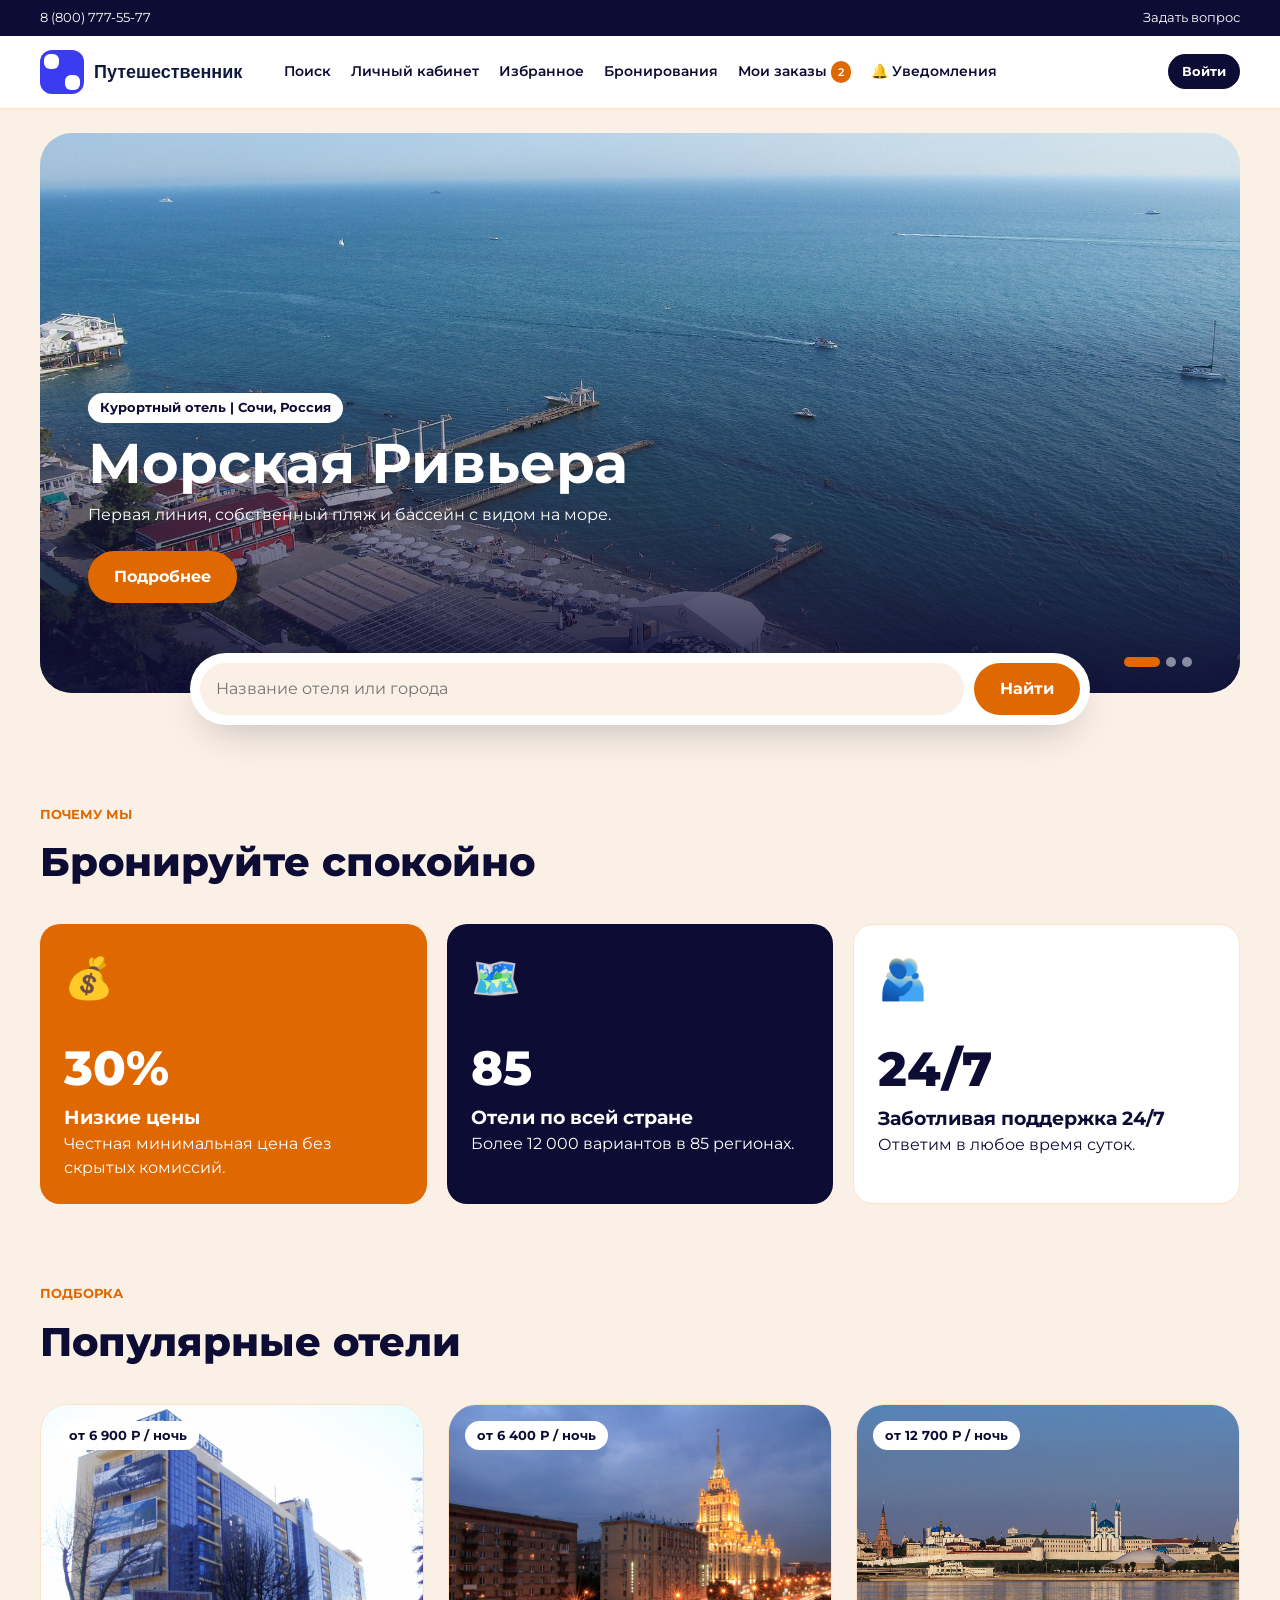
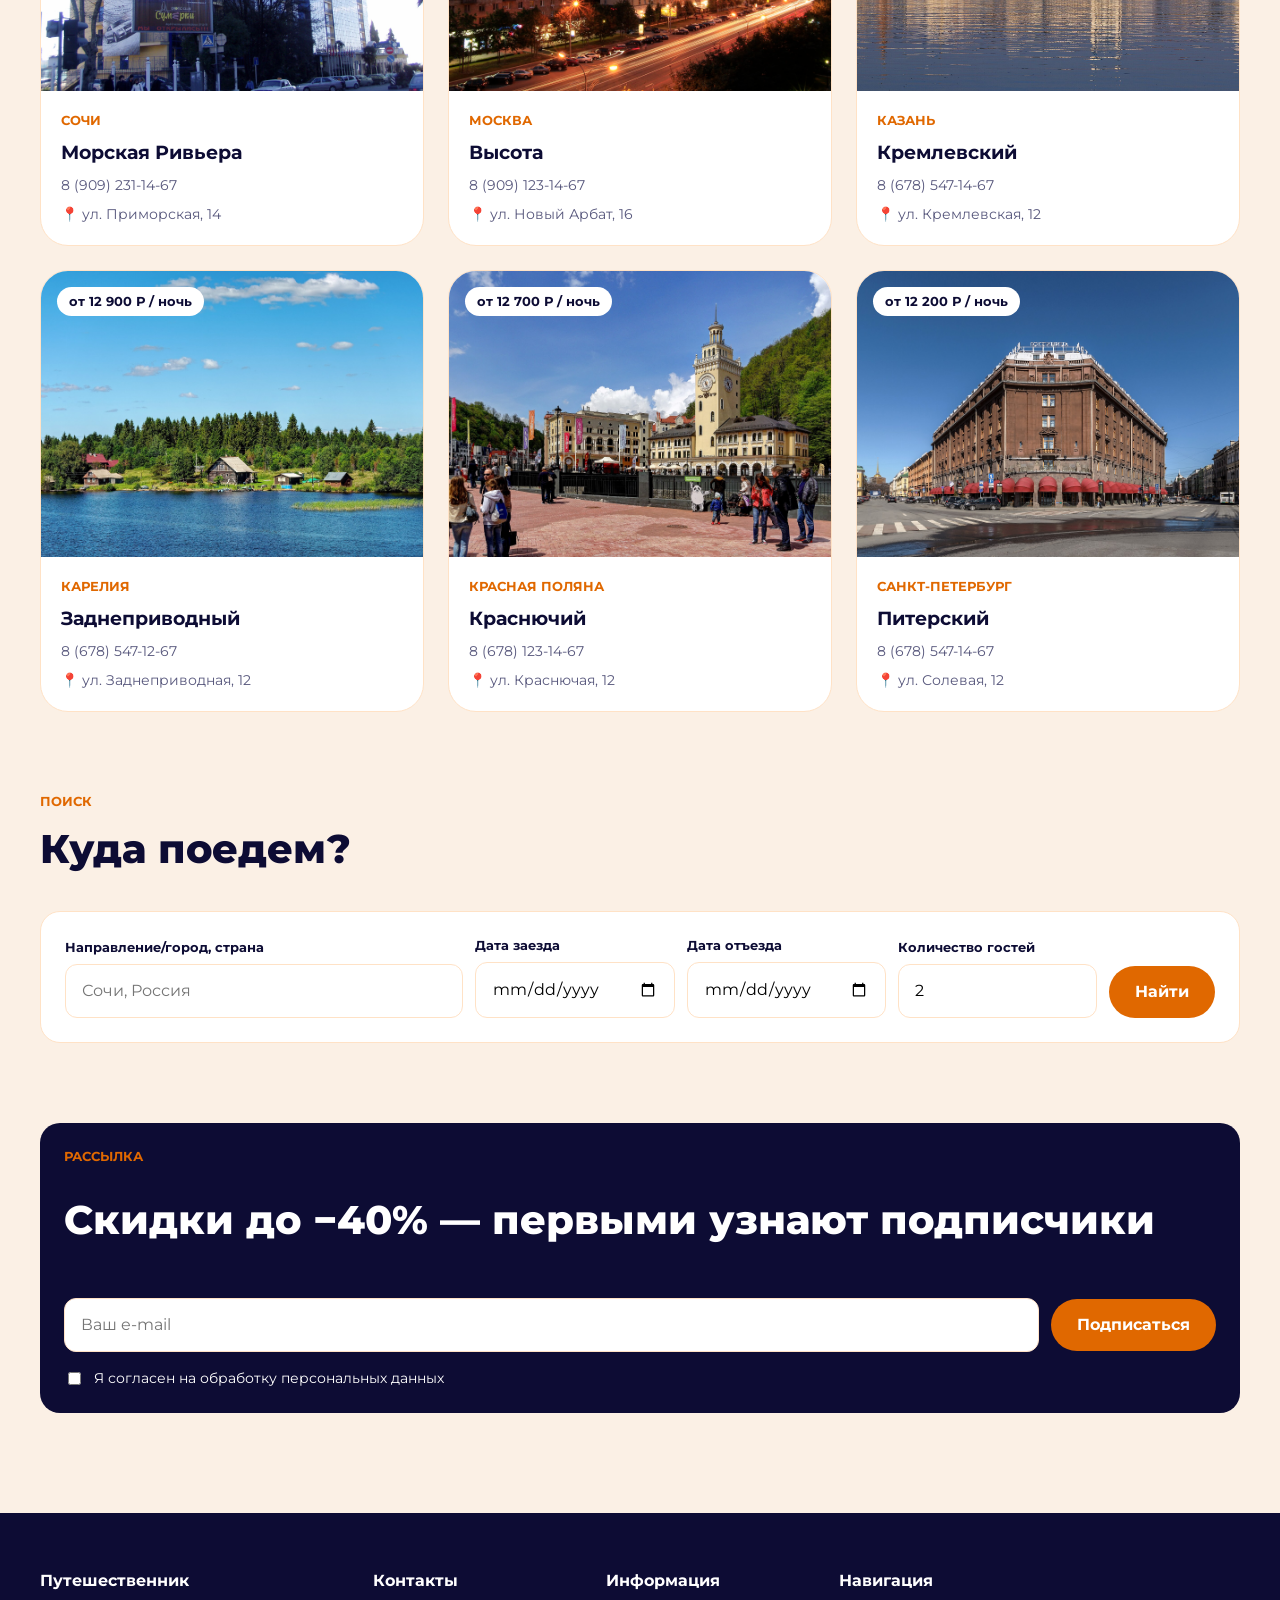
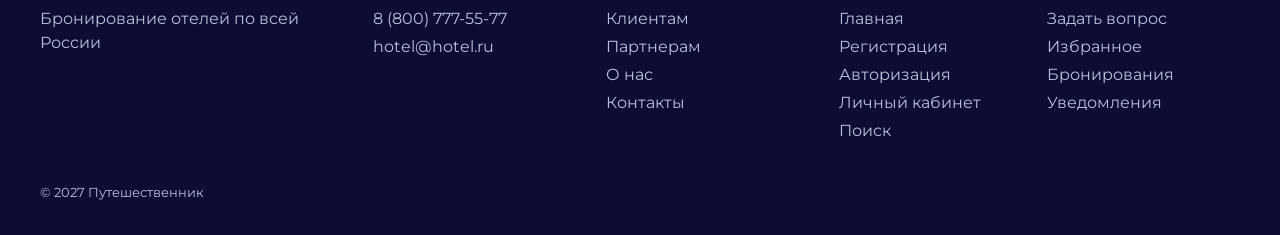
<file: index.html>
<!DOCTYPE html>
<html lang="ru">

<head>
    <meta charset="UTF-8">
    <meta name="viewport" content="width=device-width, initial-scale=1.0">
    <title>Путешественник - отели по всей России</title>
    <link rel="stylesheet" href="./assets/css/style.css">
</head>

<body>
    <header class="header">
        <div class="header__top">
            <div class="container">
                <a href="tel:88007775577">8 (800) 777-55-77</a>
                <a href="mailto:hotel@hotel.ru">Задать вопрос</a>
            </div>
        </div>
        <div class="container header__main">
            <a href="index.html" class="logo"><img src="./assets/img/logo.svg" alt="Путешественник"></a>
            <input type="checkbox" id="menu">
            <label for="menu" class="burger">☰</label>
            <nav class="nav">
                <a href="search.html">Поиск</a>
                <a href="profile.html">Личный кабинет</a>
                <a href="profile.html#favorites">Избранное</a>
                <a href="profile.html#bookings">Бронирования</a>
                <a href="profile.html#bookings">Мои заказы <span class="count">2</span></a>
                <a href="profile.html#notifications"><span class="bell">🔔</span> Уведомления</a>
            </nav>
            <a href="login.html" class="btn btn--dark btn--sm">Войти</a>
        </div>
    </header>
    <main class="container">
        <section class="hero">
            <div class="slider">
                <article class="slide">
                    <img src="assets/img/hotel-sochi-beach.jpg" alt="Пляж отеля в Сочи">
                    <div class="slide__text">
                        <span class="badge">Курортный отель | Сочи, Россия</span>
                        <h1 class="slide__name">Морская Ривьера</h1>
                        <p>Первая линия, собственный пляж и бассейн с видом на море.</p>
                        <br>
                        <a href="result.html" class="btn">Подробнее</a>
                    </div>
                </article>
                <article class="slide">
                    <img src="assets/img/hotel-moscow.jpg" alt="Пляж отеля в Сочи">
                    <div class="slide__text">
                        <span class="badge">Городской отель | Москва, Россия</span>
                        <h1 class="slide__name">Высота</h1>
                        <p>Легендарное здание на набережной и панорамный ресторан.</p>
                        <br>
                        <a href="result.html" class="btn">Подробнее</a>
                    </div>
                </article>
                <article class="slide">
                    <img src="assets/img/city-kazan.jpg" alt="Пляж отеля в Сочи">
                    <div class="slide__text">
                        <span class="badge">Бутик-отель | Казань, Россия</span>
                        <h1 class="slide__name">Кремлевский</h1>
                        <p>Номера с выходом на арбат, пешком до Кремля.</p>
                        <br>
                        <a href="result.html" class="btn">Подробнее</a>
                    </div>
                </article>
            </div>
            <div class="dots">
                <span class="active"></span>
                <span></span>
                <span></span>
            </div>

            <form action="search.html" class="quick">
                <input type="search" class="input" list="hints" placeholder="Название отеля или города">
                <datalist id="hints">
                    <option value="Сочи"></option>
                    <option value="Москва"></option>
                    <option value="Казань"></option>
                    <option value="Санкт-Петербург"></option>
                </datalist>
                <button type="submit" class="btn">Найти</button>
            </form>
            <!-- <p class="hints muted">Часто ищут: Москва, Казань</p> -->
        </section>
        <section class="section" id="about">
            <p class="eyebrow">Почему мы</p>
            <h2 class="title">Бронируйте спокойно</h2>
            <div class="facts">
                <div class="card card--orange">
                    <p class="fact__icon">💰</p>
                    <p class="fact__num">30%</p>
                    <h3>Низкие цены</h3>
                    <p>Честная минимальная цена без скрытых комиссий.</p>
                </div>
                <div class="card card--dark">
                    <p class="fact__icon">🗺️</p>
                    <p class="fact__num">85</p>
                    <h3>Отели по всей стране</h3>
                    <p>Более 12 000 вариантов в 85 регионах.</p>
                </div>
                <div class="card">
                    <p class="fact__icon">🫂</p>
                    <p class="fact__num">24/7</p>
                    <h3>Заботливая поддержка 24/7</h3>
                    <p>Ответим в любое время суток.</p>
                </div>
            </div>
        </section>

        <section class="section">
            <p class="eyebrow">Подборка</p>
            <h2 class="title">Популярные отели</h2>
            <div class="grid">
                <article class="card hotel">
                    <img src="./assets/img/hotel-sochi-1.jpg" alt="Отель в Сочи" class="photo">
                    <span class="badge">от 6 900 Р / ночь</span>
                    <div class="hotel__body stack">
                        <p class="eyebrow">Сочи</p>
                        <h3>Морская Ривьера</h3>
                        <p class="muted">8 (909) 231-14-67</p>
                        <p class="muted">📍 ул. Приморская, 14</p>
                    </div>
                </article>
                <article class="card hotel">
                    <img src="./assets/img/hotel-moscow.jpg" alt="Отель в Москве" class="photo">
                    <span class="badge">от 6 400 Р / ночь</span>
                    <div class="hotel__body stack">
                        <p class="eyebrow">Москва</p>
                        <h3>Высота</h3>
                        <p class="muted">8 (909) 123-14-67</p>
                        <p class="muted">📍 ул. Новый Арбат, 16</p>
                    </div>
                </article>
                <article class="card hotel">
                    <img src="./assets/img/city-kazan.jpg" alt="Отель в Казани" class="photo">
                    <span class="badge">от 12 700 Р / ночь</span>
                    <div class="hotel__body stack">
                        <p class="eyebrow">Казань</p>
                        <h3>Кремлевский</h3>
                        <p class="muted">8 (678) 547-14-67</p>
                        <p class="muted">📍 ул. Кремлевская, 12</p>
                    </div>
                </article>
                <article class="card hotel">
                    <img src="./assets/img/city-karelia.jpg" alt="Отель в Карелии" class="photo">
                    <span class="badge">от 12 900 Р / ночь</span>
                    <div class="hotel__body stack">
                        <p class="eyebrow">Карелия</p>
                        <h3>Заднеприводный</h3>
                        <p class="muted">8 (678) 547-12-67</p>
                        <p class="muted">📍 ул. Заднеприводная, 12</p>
                    </div>
                </article>
                <article class="card hotel">
                    <img src="./assets/img/city-krasnaya-polyana.jpg" alt="Отель в Красной поляне" class="photo">
                    <span class="badge">от 12 700 Р / ночь</span>
                    <div class="hotel__body stack">
                        <p class="eyebrow">Красная Поляна</p>
                        <h3>Краснючий</h3>
                        <p class="muted">8 (678) 123-14-67</p>
                        <p class="muted">📍 ул. Краснючая, 12</p>
                    </div>
                </article>
                <article class="card hotel">
                    <img src="./assets/img/hotel-spb.jpg" alt="Отель в Санкт-Петербурге" class="photo">
                    <span class="badge">от 12 200 Р / ночь</span>
                    <div class="hotel__body stack">
                        <p class="eyebrow">Санкт-Петербург</p>
                        <h3>Питерский</h3>
                        <p class="muted">8 (678) 547-14-67</p>
                        <p class="muted">📍 ул. Солевая, 12</p>
                    </div>
                </article>
            </div>
        </section>

        <section class="section">
            <p class="eyebrow">Поиск</p>
            <h2 class="title">Куда поедем?</h2>
            <form action="search.html" class="card search-form">
                <div class="field">
                    <label for="place">Направление/город, страна</label>
                    <input type="text" id="place" class="input" placeholder="Сочи, Россия">
                </div>
                <div class="field">
                    <label for="date-in">Дата заезда</label>
                    <input type="date" id="date-in" class="input">
                </div>
                <div class="field">
                    <label for="date-out">Дата отъезда</label>
                    <input type="date" id="date-out" class="input">
                </div>
                <div class="field">
                    <label for="guest-count">Количество гостей</label>
                    <input type="number" id="guest-count" class="input" min="1" value="2">
                </div>
                <button type="submit" class="btn">Найти</button>
            </form>
        </section>

        <section class="section">
            <form action="#" class="card card--dark form">
                <p class="eyebrow">Рассылка</p>
                <h2 class="title">Скидки до −40% — первыми узнают подписчики</h2>
                <div class="row">
                    <input type="email" class="input" placeholder="Ваш e-mail">
                    <button type="submit" class="btn">Подписаться</button>
                </div>
                <label class="check"><input type="checkbox">Я согласен на обработку персональных данных</label>
            </form>
        </section>


    </main>
    <footer class="footer">
        <div class="container footer__grid">

            <div>
                <h3>Путешественник</h3>
                <p>Бронирование отелей по всей России</p>
            </div>

            <ul id="contacts">
                <h3>Контакты</h3>
                <li> <a href="tel:88007775577">8 (800) 777-55-77</a></li>
                <li> <a href="mailto:hotel@hotel.ru">hotel@hotel.ru</a></li>
            </ul>
            <ul>
                <li>
                    <h3>Информация</h3>
                </li>
                <li><a href="search.html">Клиентам</a></li>
                <li><a href="add.html">Партнерам</a></li>
                <li><a href="index.html#about">О нас</a></li>
                <li><a href="#contacts">Контакты</a></li>
            </ul>
            <nav>
                <h3>Навигация</h3>
                <ul class="footer__nav">
                    <li><a href="index.html">Главная</a></li>
                    <li><a href="register.html">Регистрация</a></li>
                    <li><a href="login.html">Авторизация</a></li>
                    <li><a href="profile.html">Личный кабинет</a></li>
                    <li><a href="search.html">Поиск</a></li>
                    <li><a href="mailto:hotel@hotel.ru">Задать вопрос</a></li>

                    <li><a href="profile.html#favorites">Избранное</a></li>
                    <li><a href="profile.html#bookings">Бронирования</a></li>
                    <li><a href="profile.html#notificatons">Уведомления</a></li>
                </ul>
            </nav>
        </div>
        <p class="container copy">© 2027 Путешественник</p>
    </footer>
</body>

</html>
</file>
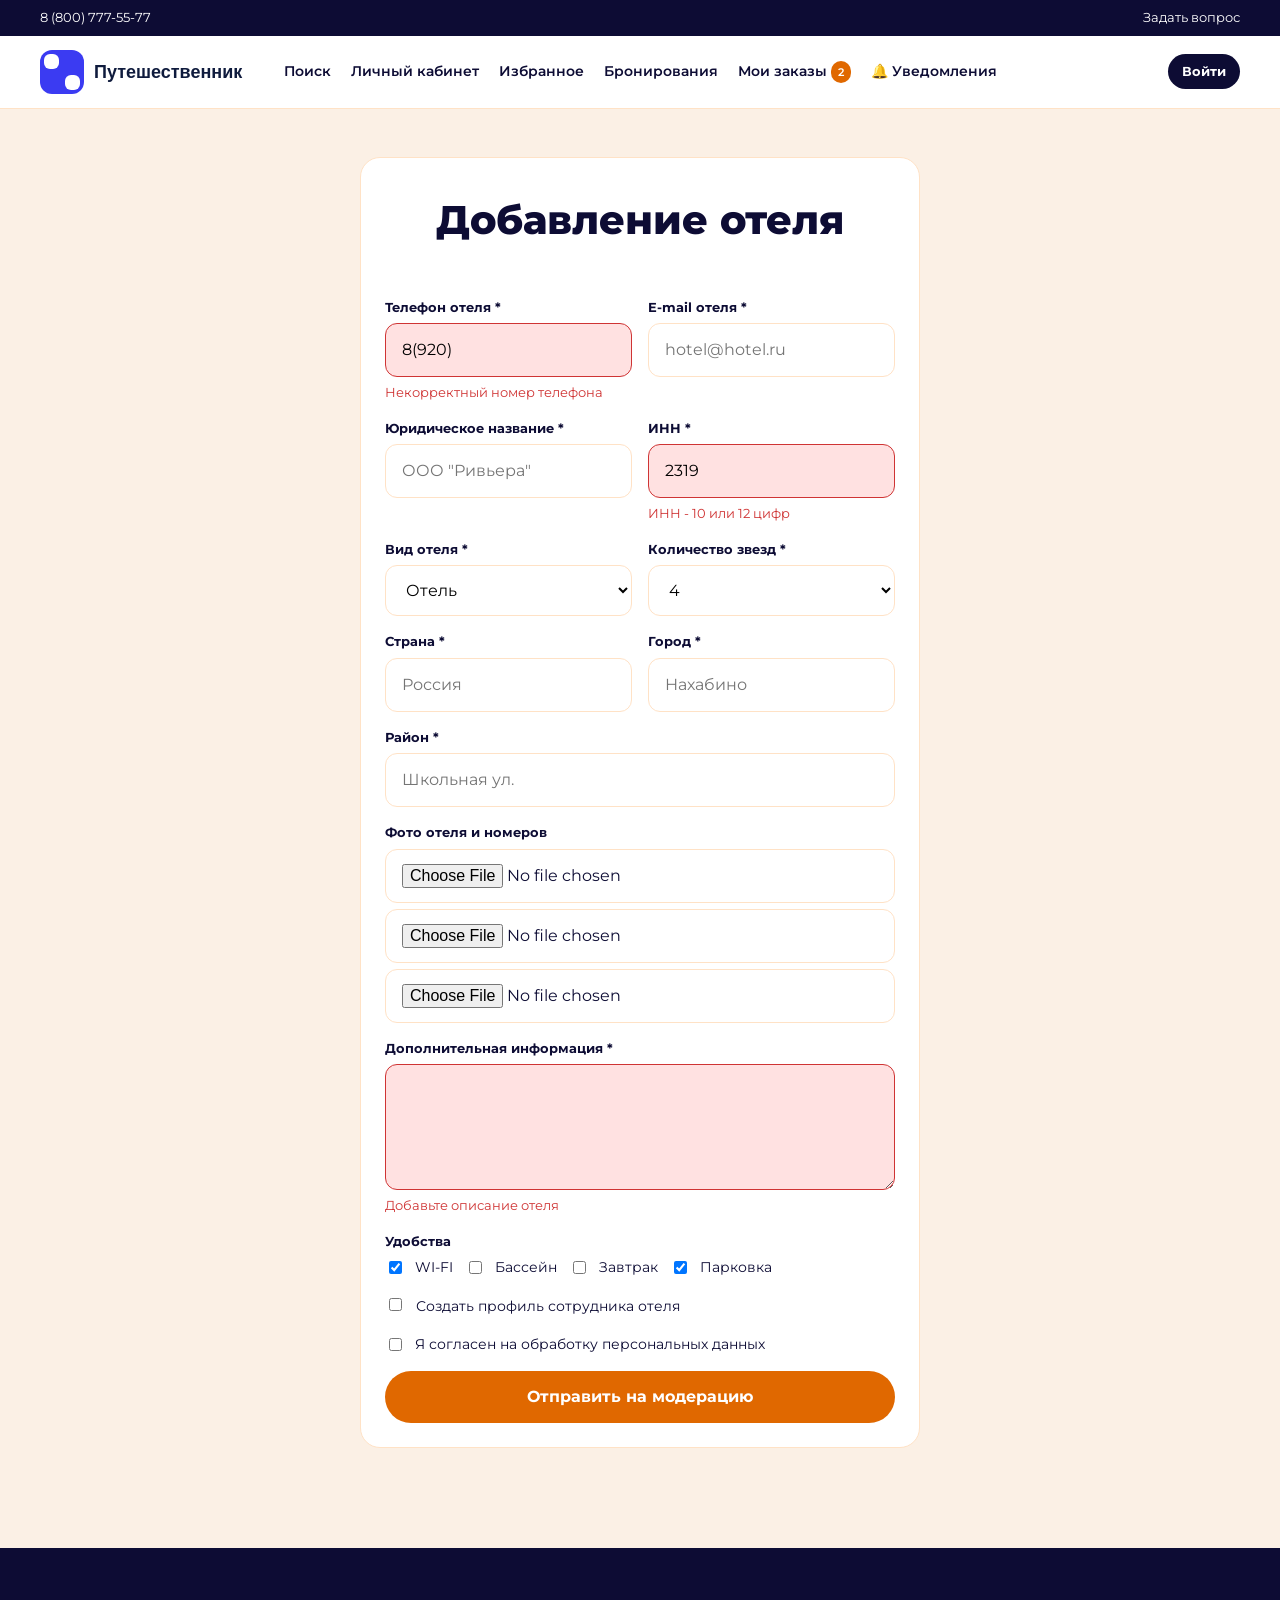
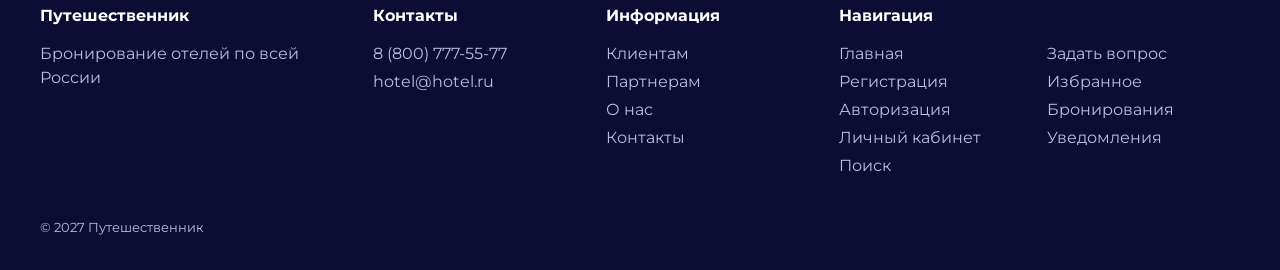
<file: add.html>
<!DOCTYPE html>
<html lang="ru">

<head>
    <meta charset="UTF-8">
    <meta name="viewport" content="width=device-width, initial-scale=1.0">
    <title>Путешественник - Новый Отель</title>
    <link rel="stylesheet" href="./assets/css/style.css">
</head>

<body>
    <header class="header">
        <div class="header__top">
            <div class="container">
                <a href="tel:88007775577">8 (800) 777-55-77</a>
                <a href="mailto:hotel@hotel.ru">Задать вопрос</a>
            </div>
        </div>
        <div class="container header__main">
            <a href="index.html" class="logo"><img src="./assets/img/logo.svg" alt="Путешественник"></a>
            <input type="checkbox" id="menu">
            <label for="menu" class="burger">☰</label>
            <nav class="nav">
                <a href="search.html">Поиск</a>
                <a href="profile.html">Личный кабинет</a>
                <a href="profile.html#favorites">Избранное</a>
                <a href="profile.html#bookings">Бронирования</a>
                <a href="profile.html#bookings">Мои заказы <span class="count">2</span></a>
                <a href="profile.html#notifications"><span class="bell">🔔</span> Уведомления</a>
            </nav>
            <a href="login.html" class="btn btn--dark btn--sm">Войти</a>
        </div>
    </header>
    <main class="container">
        <form action="#" class="card form narrow">
            <h1 class="title">Добавление отеля</h1>
            <div class="form__row">
                <div class="field error">
                    <label for="phone">Телефон отеля *</label>
                    <input type="tel" class="input" id="phone" value="8(920)">
                    <p class="error-text">Некорректный номер телефона</p>
                </div>
                <div class="field">
                    <label for="email">E-mail отеля *</label>
                    <input type="email" class="input" id="email" placeholder="hotel@hotel.ru">
                </div>
            </div>
            <div class="form__row">
                <div class="field ">
                    <label for="company">Юридическое название *</label>
                    <input type="text" class="input" id="company" placeholder='ООО "Ривьера"'>
                </div>
                <div class="field error">
                    <label for="inn">ИНН *</label>
                    <input type="email" class="input" id="inn" value="2319">
                    <p class="error-text">ИНН - 10 или 12 цифр</p>
                </div>
            </div>
            <div class="form__row">
                <div class="field ">
                    <label for="type">Вид отеля *</label>
                    <select name="type" id="type" class="input">
                        <option value="Отель">Отель</option>
                        <option value="Апартаменты">Апартаменты</option>
                        <option value="Гостевой дом">Гостевой дом</option>
                        <option value="Хостел">Хостел</option>
                    </select>
                </div>
                <div class="field">
                    <label for="stars">Количество звезд *</label>
                    <select id="stars" class="input">
                        <option>1</option>
                        <option>2</option>
                        <option>3</option>
                        <option selected>4</option>
                        <option>5</option>
                    </select>
                </div>
            </div>
            <div class="form__row">

                <div class="field ">
                    <label for="country">Страна *</label>
                    <input type="text" class="input" id="country" placeholder="Россия">
                </div>
                <div class="field">
                    <label for="city">Город *</label>
                    <input type="text" class="input" id="city" placeholder="Нахабино">
                </div>
            </div>
            <div class="field">
                <label for="neighborhood">Район *</label>
                <input type="text" class="input" id="neighborhood" placeholder="Школьная ул.">
            </div>
            <div class="field">
                <label for="photos">Фото отеля и номеров</label>
                <input type="file"  id="photo1" class="input">
                <input type="file"  id="photo2" class="input">
                <input type="file"  id="photo3" class="input">
            </div>
            <div class="field error">
                <label for="about">Дополнительная информация *</label>
                <textarea id="about" class="input" rows="4"></textarea>
                <p class="error-text">Добавьте описание отеля</p>
            </div>
            <div class="field">
                <label>Удобства</label>
                <div class="row">
                    <label class="check"><input type="checkbox" checked>WI-FI</label>
                    <label class="check"><input type="checkbox">Бассейн</label>
                    <label class="check"><input type="checkbox">Завтрак</label>
                    <label class="check"><input type="checkbox" checked>Парковка</label>
                </div>
            </div>
            <div class="">
                <input type="checkbox"  id="make-profile">
                <label class="pass-check" for="make-profile">
                    Создать профиль сотрудника отеля
                </label>
                <div class="form__row pass">
                    <div class="field error">
                        <label for="password">Пароль *</label>
                        <input class="input" type="password" name="password" id="password">
                        <p class="error-text">Пароли не совпадают</p>
                    </div>
                    <div class="field">
                        <label for="rep-password">Повторите пароль *</label>
                        <input class="input" type="password" name="rep-password" id="rep-password">
                    </div>
                </div>
            </div>
            <label class="check"><input type="checkbox"  >Я согласен на обработку персональных
                данных</label>
            <button type="submit" class="btn">Отправить на модерацию</button>
        </form>
    </main>
    <footer class="footer">
        <div class="container footer__grid">

            <div>
                <h3>Путешественник</h3>
                <p>Бронирование отелей по всей России</p>
            </div>

            <ul id="contacts">
                <h3>Контакты</h3>
                <li> <a href="tel:88007775577">8 (800) 777-55-77</a></li>
           <li> <a href="mailto:hotel@hotel.ru">hotel@hotel.ru</a></li>
            </ul>
            <ul>
                    <li>
                    <h3>Информация</h3>
                </li>
                <li><a href="search.html">Клиентам</a></li>
                <li><a href="add.html">Партнерам</a></li>
                <li><a href="index.html#about">О нас</a></li>
                <li><a href="#contacts">Контакты</a></li>
            </ul>
            <nav>
                <h3>Навигация</h3>
                <ul class="footer__nav">
                    <li><a href="index.html">Главная</a></li>
                    <li><a href="register.html">Регистрация</a></li>
                    <li><a href="login.html">Авторизация</a></li>
                    <li><a href="profile.html">Личный кабинет</a></li>
                    <li><a href="search.html">Поиск</a></li>
                    <li><a href="mailto:hotel@hotel.ru">Задать вопрос</a></li>

                    <li><a href="profile.html#favorites">Избранное</a></li>
                    <li><a href="profile.html#bookings">Бронирования</a></li>
                    <li><a href="profile.html#notificatons">Уведомления</a></li>
                </ul>
            </nav>
        </div>
        <p class="container copy">© 2027 Путешественник</p>
    </footer>
</body>

</html>
</file>
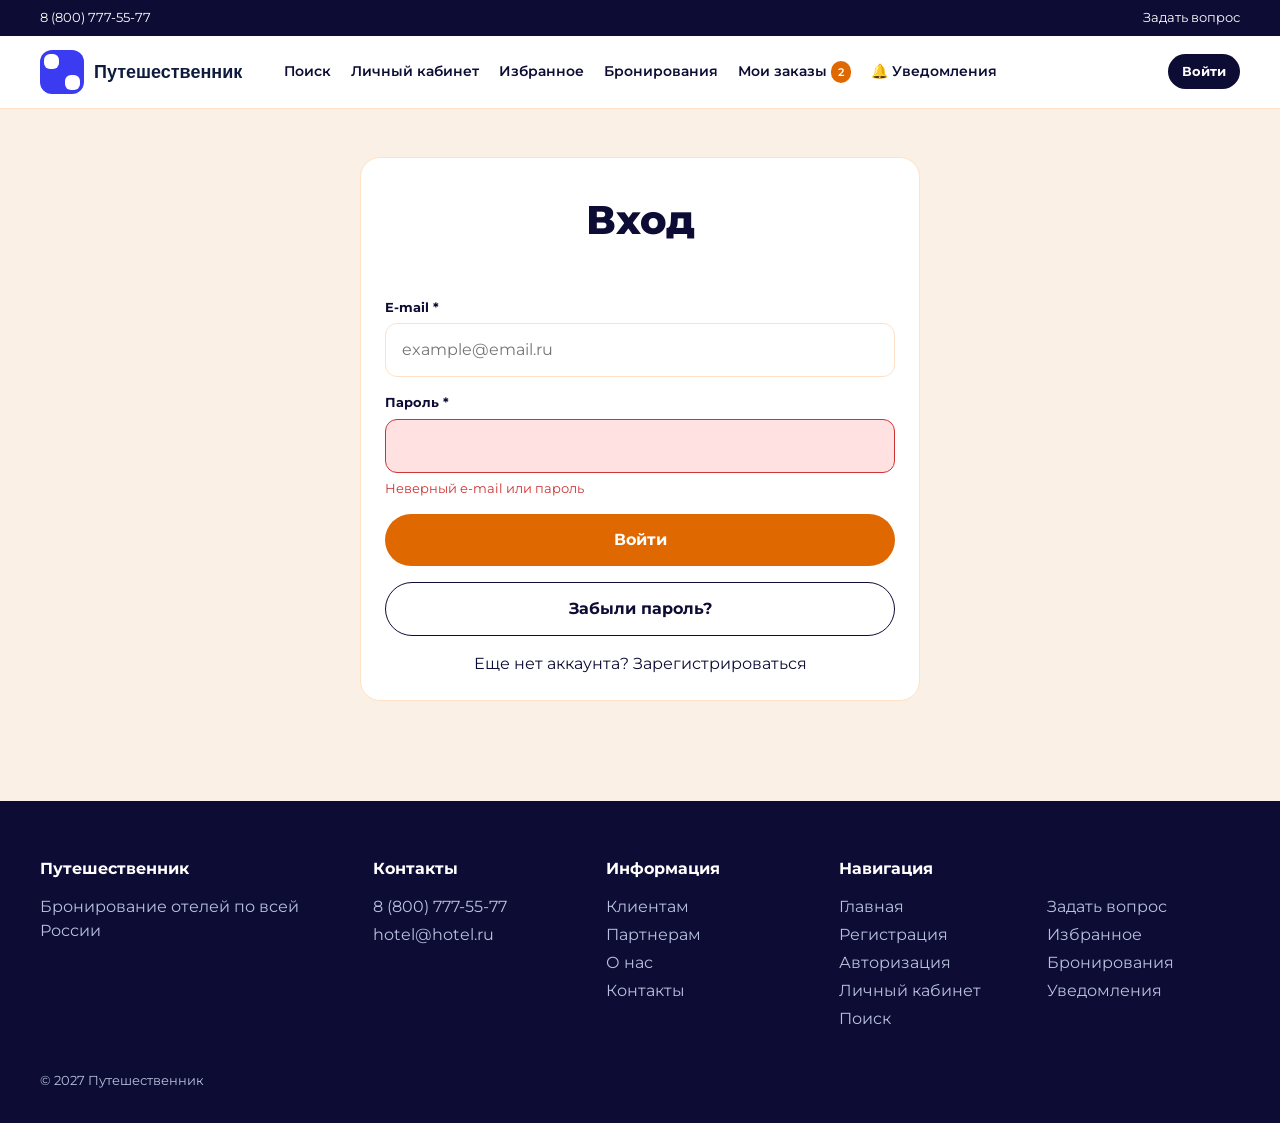
<file: login.html>
<!DOCTYPE html>
<html lang="ru">

<head>
    <meta charset="UTF-8">
    <meta name="viewport" content="width=device-width, initial-scale=1.0">
    <title>Путешественник - Авторизация</title>
    <link rel="stylesheet" href="./assets/css/style.css">
</head>

<body>
    <header class="header">
        <div class="header__top">
            <div class="container">
                <a href="tel:88007775577">8 (800) 777-55-77</a>
                <a href="mailto:hotel@hotel.ru">Задать вопрос</a>
            </div>
        </div>
        <div class="container header__main">
            <a href="index.html" class="logo"><img src="./assets/img/logo.svg" alt="Путешественник"></a>
            <input type="checkbox" id="menu">
            <label for="menu" class="burger">☰</label>
            <nav class="nav">
                <a href="search.html">Поиск</a>
                <a href="profile.html">Личный кабинет</a>
                <a href="profile.html#favorites">Избранное</a>
                <a href="profile.html#bookings">Бронирования</a>
                <a href="profile.html#bookings">Мои заказы <span class="count">2</span></a>
                <a href="profile.html#notifications"><span class="bell">🔔</span> Уведомления</a>
            </nav>
            <a href="login.html" class="btn btn--dark btn--sm">Войти</a>
        </div>
    </header>
    <main class="container">
        <form action="#" class="card form narrow">
            <h1 class="title">Вход</h1>
            <div class="field">
                <label for="email">E-mail *</label>
                <input class="input" type="email" name="email" id="email" placeholder="example@email.ru">
            </div>
            <div class="field error">
                <label for="password">Пароль *</label>
                <input class="input" type="password" name="password" id="password">
                <p class="error-text">Неверный e-mail или пароль</p>
            </div>
            <button type="submit" class="btn">Войти</button>
            <a href="#" class="btn btn--light">Забыли пароль?</a>
            <a href="register.html">Еще нет аккаунта? Зарегистрироваться</a>
        </form>
    </main>
    <footer class="footer">
        <div class="container footer__grid">

            <div>
                <h3>Путешественник</h3>
                <p>Бронирование отелей по всей России</p>
            </div>

            <ul id="contacts">
                <h3>Контакты</h3>
                <li> <a href="tel:88007775577">8 (800) 777-55-77</a></li>
           <li> <a href="mailto:hotel@hotel.ru">hotel@hotel.ru</a></li>
            </ul>
            <ul>
                    <li>
                    <h3>Информация</h3>
                </li>
                <li><a href="search.html">Клиентам</a></li>
                <li><a href="add.html">Партнерам</a></li>
                <li><a href="index.html#about">О нас</a></li>
                <li><a href="#contacts">Контакты</a></li>
            </ul>
            <nav>
                <h3>Навигация</h3>
                <ul class="footer__nav">
                    <li><a href="index.html">Главная</a></li>
                    <li><a href="register.html">Регистрация</a></li>
                    <li><a href="login.html">Авторизация</a></li>
                    <li><a href="profile.html">Личный кабинет</a></li>
                    <li><a href="search.html">Поиск</a></li>
                    <li><a href="mailto:hotel@hotel.ru">Задать вопрос</a></li>

                    <li><a href="profile.html#favorites">Избранное</a></li>
                    <li><a href="profile.html#bookings">Бронирования</a></li>
                    <li><a href="profile.html#notificatons">Уведомления</a></li>
                </ul>
            </nav>
        </div>
        <p class="container copy">© 2027 Путешественник</p>
    </footer>
</body>

</html>
</file>
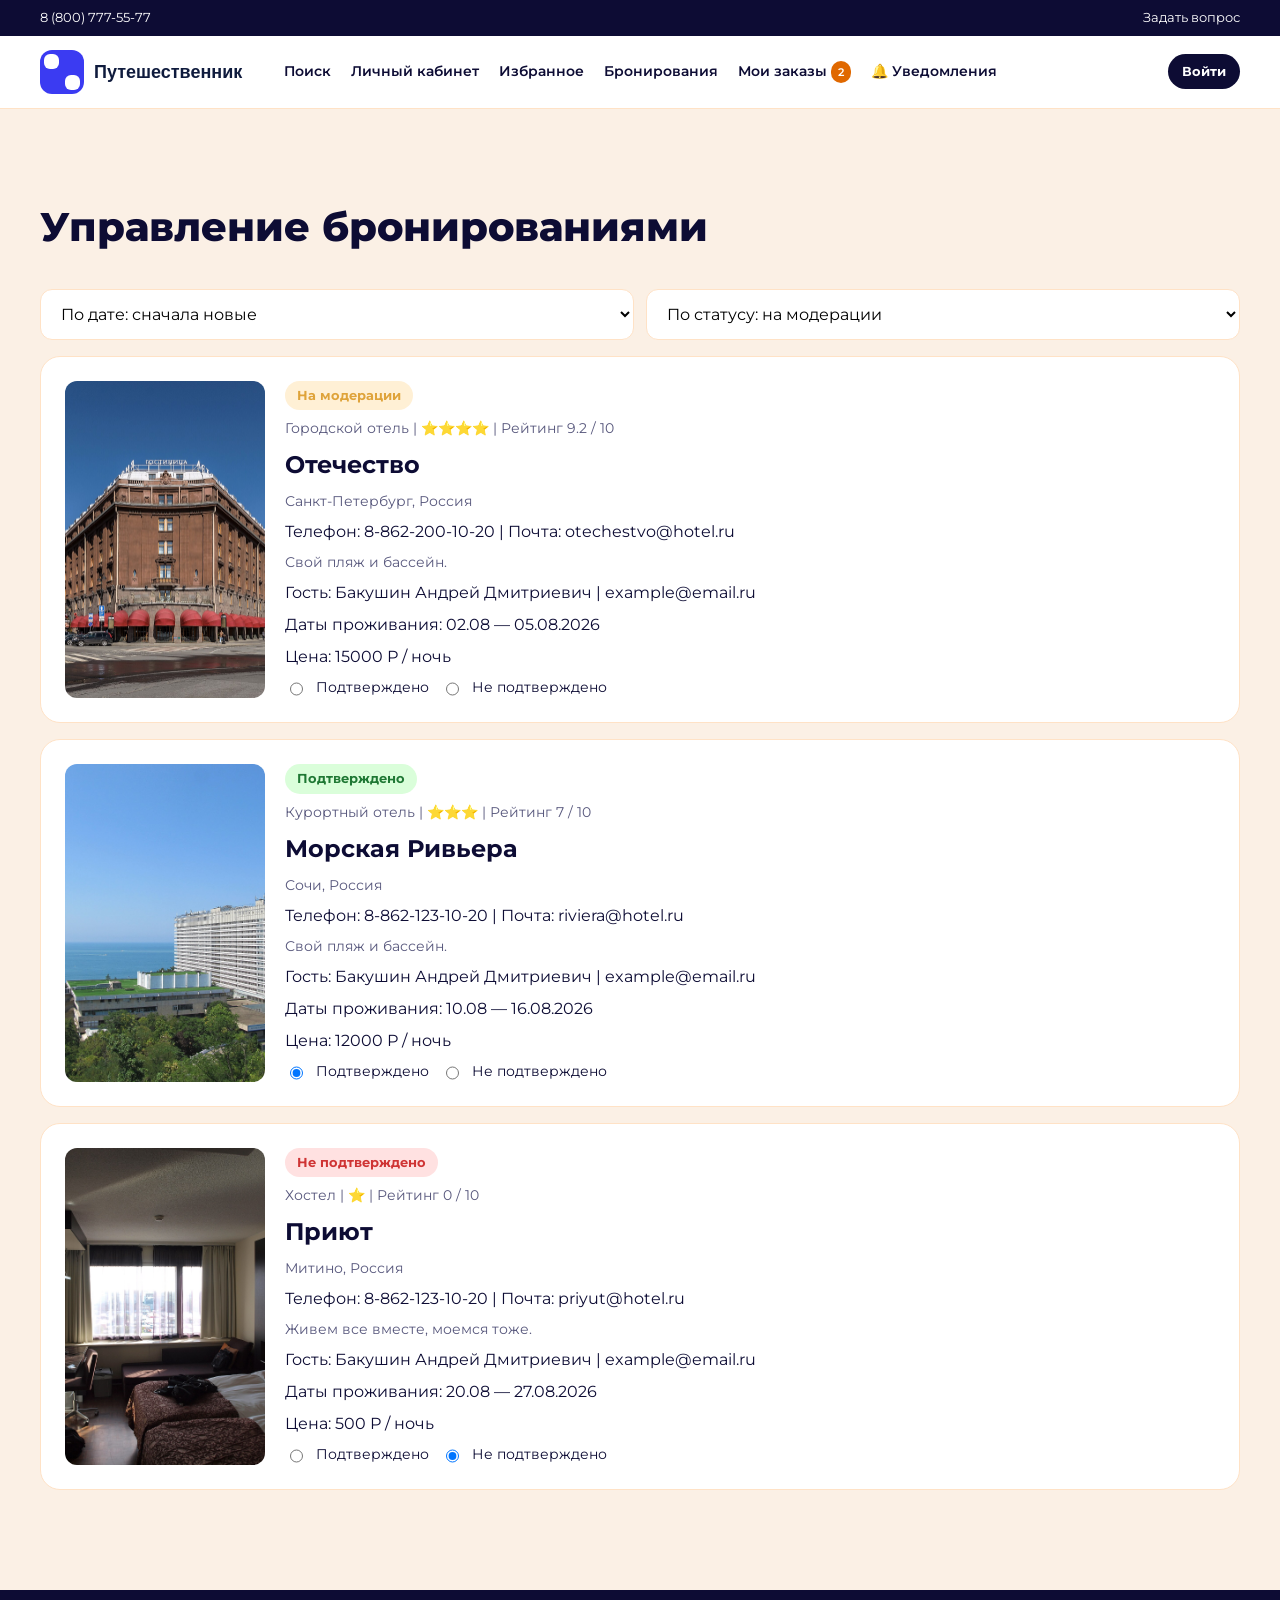
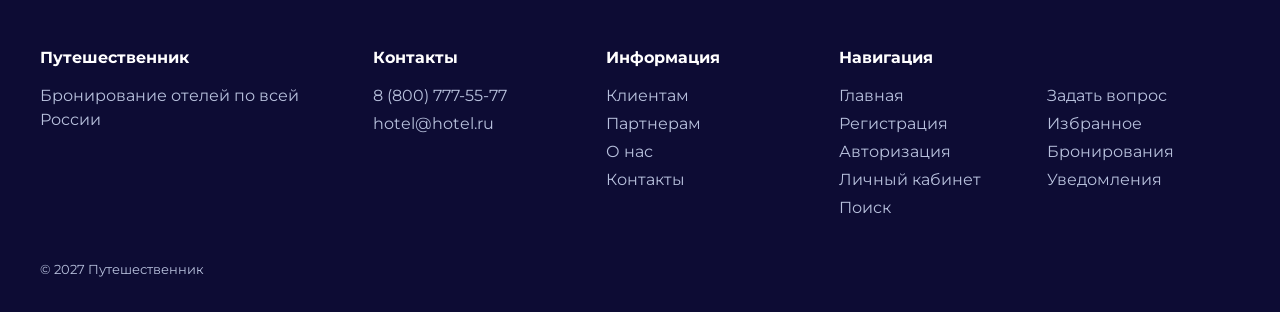
<file: orders-management.html>
<!DOCTYPE html>
<html lang="ru">

<head>
    <meta charset="UTF-8">
    <meta name="viewport" content="width=device-width, initial-scale=1.0">
    <title>Путешественник - Админ Панель</title>
    <link rel="stylesheet" href="./assets/css/style.css">
</head>

<body>
    <header class="header">
        <div class="header__top">
            <div class="container">
                <a href="tel:88007775577">8 (800) 777-55-77</a>
                <a href="mailto:hotel@hotel.ru">Задать вопрос</a>
            </div>
        </div>
        <div class="container header__main">
            <a href="index.html" class="logo"><img src="./assets/img/logo.svg" alt="Путешественник"></a>
            <input type="checkbox" id="menu">
            <label for="menu" class="burger">☰</label>
            <nav class="nav">
                <a href="search.html">Поиск</a>
                <a href="profile.html">Личный кабинет</a>
                <a href="profile.html#favorites">Избранное</a>
                <a href="profile.html#bookings">Бронирования</a>
                <a href="profile.html#bookings">Мои заказы <span class="count">2</span></a>
                <a href="profile.html#notifications"><span class="bell">🔔</span> Уведомления</a>
            </nav>
            <a href="login.html" class="btn btn--dark btn--sm">Войти</a>
        </div>
    </header>
    <main class="container">
        <section class="section form">
            <form action="#" class="">
                <h1 class="title">Управление бронированиями</h1>
                <div class="row">
                    <select class="input" >
                        <option value="">По дате: сначала новые</option>
                        <option value="">По дате: сначала старые</option>
                    </select>
                    <select class="input" >
                        <option value="">По статусу: на модерации</option>
                        <option value="">По статусу: подтверждено</option>
                    </select>
                </div>
            </form>

            <article class="card booking order">
                <img src="assets/img/hotel-spb.jpg" alt="Отель в Санкт-Петербурге" class="photo">
                <div class="stack">
                    <span class="badge badge--wait">На модерации</span>
                    <p class="muted">Городской отель | <span class="stars">⭐️⭐️⭐️⭐️</span> | Рейтинг 9.2 / 10 </p>
                    <h2>Отечество</h2>
                    <p class="muted">Санкт-Петербург, Россия</p>
                    <p>Телефон: 8-862-200-10-20 | Почта: otechestvo@hotel.ru</p>
                    <p class="muted">Свой пляж и бассейн.</p>
                    <p>Гость: Бакушин Андрей Дмитриевич | example@email.ru</p>
                    <p>Даты проживания: 02.08 — 05.08.2026</p>
                    <p>Цена: 15000 Р / ночь</p>
                    <div class="row">
                        <label class="check"><input type="radio" name="status1"> Подтверждено</label>
                        <label class="check"><input type="radio" name="status1"> Не подтверждено</label>
                    </div>
                </div>
            </article>
            <article class="card booking order">
                <img src="assets/img/hotel-sochi-2.jpg" alt="Отель в Сочи" class="photo">
                <div class="stack">
                    <span class="badge badge--ok">Подтверждено</span>
                    <p class="muted">Курортный отель | <span class="stars">⭐️⭐️⭐️</span> | Рейтинг 7 / 10 </p>
                    <h2>Морская Ривьера</h2>
                    <p class="muted">Сочи, Россия</p>
                    <p>Телефон: 8-862-123-10-20 | Почта: riviera@hotel.ru</p>
                    <p class="muted">Свой пляж и бассейн.</p>
                    <p>Гость: Бакушин Андрей Дмитриевич | example@email.ru</p>
                    <p>Даты проживания: 10.08 — 16.08.2026</p>
                    <p>Цена: 12000 Р / ночь</p>
                    <div class="row">
                        <label class="check"><input type="radio" name="status2" checked> Подтверждено</label>
                        <label class="check"><input type="radio" name="status2"> Не подтверждено</label>
                    </div>
                </div>
            </article>
            <article class="card booking order">
                <img src="assets/img/room-1.jpg" alt="Отель в Митино" class="photo">
                <div class="stack">
                    <span class="badge badge--no">Не подтверждено</span>
                    <p class="muted">Хостел | <span class="stars">⭐️</span> | Рейтинг 0 / 10 </p>
                    <h2>Приют</h2>
                    <p class="muted">Митино, Россия</p>
                    <p>Телефон: 8-862-123-10-20 | Почта: priyut@hotel.ru</p>
                    <p class="muted">Живем все вместе, моемся тоже.</p>
                    <p>Гость: Бакушин Андрей Дмитриевич | example@email.ru</p>
                    <p>Даты проживания: 20.08 — 27.08.2026</p>
                    <p>Цена: 500 Р / ночь</p>
                    <div class="row">
                        <label class="check"><input type="radio" name="status3"> Подтверждено</label>
                        <label class="check"><input type="radio" name="status3" checked>Не подтверждено</label>
                    </div>
                </div>
            </article>
        </section>
    </main>
    <footer class="footer">
        <div class="container footer__grid">

            <div>
                <h3>Путешественник</h3>
                <p>Бронирование отелей по всей России</p>
            </div>

            <ul id="contacts">
                <h3>Контакты</h3>
                <li> <a href="tel:88007775577">8 (800) 777-55-77</a></li>
                <li> <a href="mailto:hotel@hotel.ru">hotel@hotel.ru</a></li>
            </ul>
            <ul>
                <li>
                    <h3>Информация</h3>
                </li>
                <li><a href="search.html">Клиентам</a></li>
                <li><a href="add.html">Партнерам</a></li>
                <li><a href="index.html#about">О нас</a></li>
                <li><a href="#contacts">Контакты</a></li>
            </ul>
            <nav>
                <h3>Навигация</h3>
                <ul class="footer__nav">
                    <li><a href="index.html">Главная</a></li>
                    <li><a href="register.html">Регистрация</a></li>
                    <li><a href="login.html">Авторизация</a></li>
                    <li><a href="profile.html">Личный кабинет</a></li>
                    <li><a href="search.html">Поиск</a></li>
                    <li><a href="mailto:hotel@hotel.ru">Задать вопрос</a></li>

                    <li><a href="profile.html#favorites">Избранное</a></li>
                    <li><a href="profile.html#bookings">Бронирования</a></li>
                    <li><a href="profile.html#notificatons">Уведомления</a></li>
                </ul>
            </nav>
        </div>
        <p class="container copy">© 2027 Путешественник</p>
    </footer>
</body>

</html>
</file>
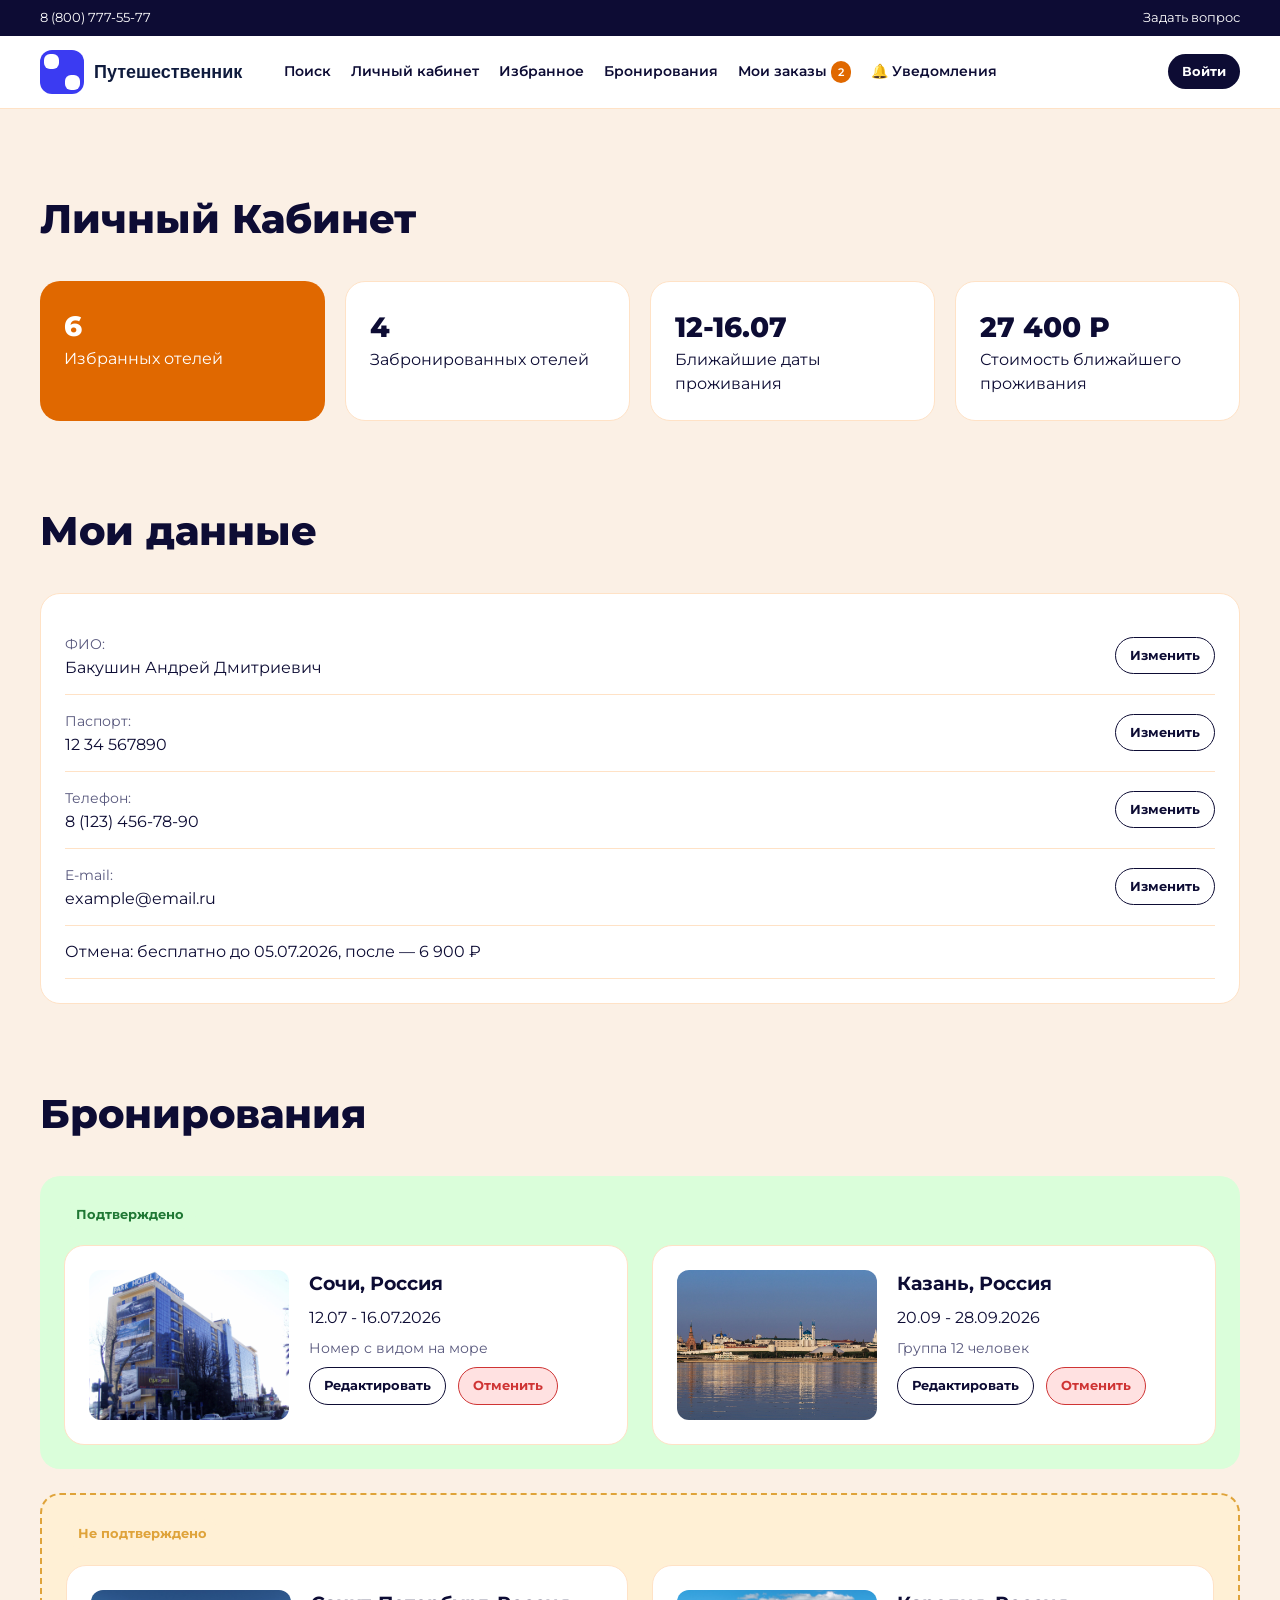
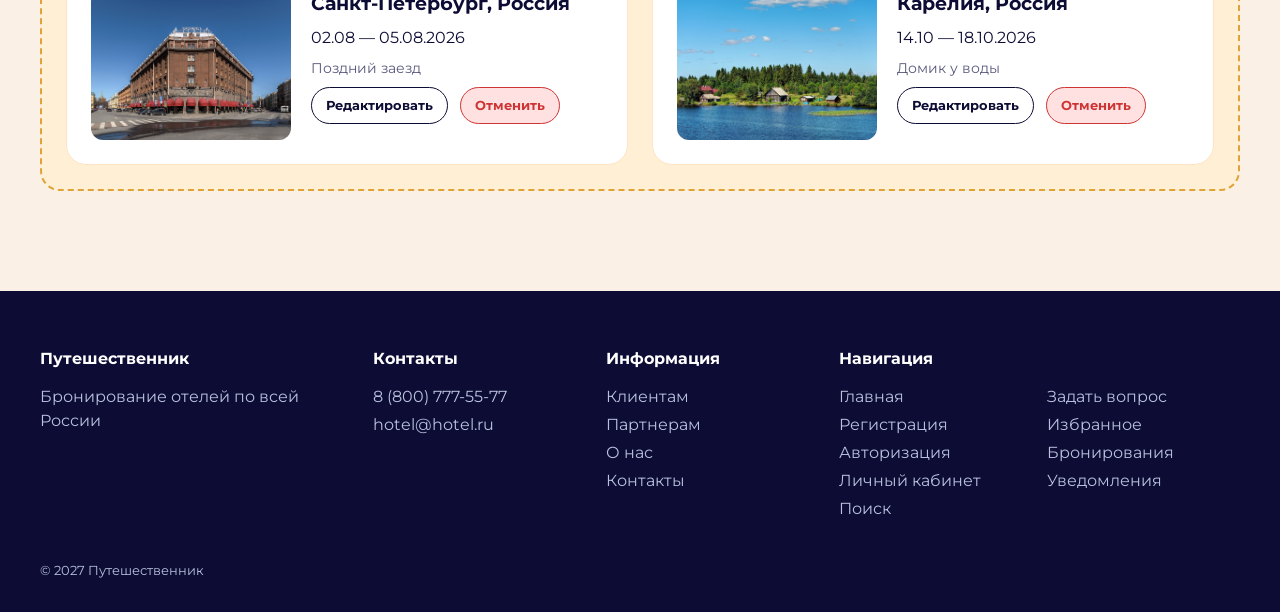
<file: profile.html>
<!DOCTYPE html>
<html lang="ru">

<head>
    <meta charset="UTF-8">
    <meta name="viewport" content="width=device-width, initial-scale=1.0">
    <title>Путешественник - Личный Кабинет</title>
    <link rel="stylesheet" href="./assets/css/style.css">
</head>

<body>
    <header class="header">
        <div class="header__top">
            <div class="container">
                <a href="tel:88007775577">8 (800) 777-55-77</a>
                <a href="mailto:hotel@hotel.ru">Задать вопрос</a>
            </div>
        </div>
        <div class="container header__main">
            <a href="index.html" class="logo"><img src="./assets/img/logo.svg" alt="Путешественник"></a>
            <input type="checkbox" id="menu">
            <label for="menu" class="burger">☰</label>
            <nav class="nav">
                <a href="search.html">Поиск</a>
                <a href="profile.html">Личный кабинет</a>
                <a href="profile.html#favorites">Избранное</a>
                <a href="profile.html#bookings">Бронирования</a>
                <a href="profile.html#bookings">Мои заказы <span class="count">2</span></a>
                <a href="profile.html#notifications"><span class="bell">🔔</span> Уведомления</a>
            </nav>
            <a href="login.html" class="btn btn--dark btn--sm">Войти</a>
        </div>
    </header>
    <main class="container">
        <section class="section">
            <h1 class="title">Личный Кабинет</h1>
            <div class="stats">
                <div class="card card--orange" id="favorite">
                    <p class="big">6</p>
                    <p>Избранных отелей</p>
                </div>
                <div class="card">
                    <p class="big">4</p>
                    <p>Забронированных отелей</p>
                </div>
                <div class="card">
                    <p class="big">12-16.07</p>
                    <p>Ближайшие даты проживания</p>
                </div>
                <div class="card">
                    <p class="big">27 400 Р</p>
                    <p>Стоимость ближайшего проживания</p>
                </div>
            </div>
        </section>

        <section class="section">
            <h2 class="title">Мои данные</h2>
            <div class="card ">
                <div class="data-row">
                    <p><span class="muted">ФИО:</span> <br>Бакушин Андрей Дмитриевич</p>
                    <button class="btn btn--light btn--sm">Изменить</button>
                </div>
                <div class="data-row">
                    <p><span class="muted">Паспорт:</span> <br>12 34 567890</p>
                    <button class="btn btn--light btn--sm">Изменить</button>
                </div>
                <div class="data-row">
                    <p><span class="muted">Телефон:</span> <br>8 (123) 456-78-90</p>
                    <button class="btn btn--light btn--sm">Изменить</button>
                </div>
                <div class="data-row">
                    <p><span class="muted">E-mail:</span> <br>example@email.ru</p>
                    <button class="btn btn--light btn--sm">Изменить</button>
                </div>
                <p class="data-row" id="notifications">Отмена: бесплатно до 05.07.2026, после — 6 900 ₽</p>
            </div>
        </section>

        <section class="section" id="bookings">
            <h2 class="title">Бронирования</h2>
            <div class="group group--ok">
                <p class="badge badge--ok">Подтверждено</p>
                <div class="grid">
                    <article class="card booking">
                        <img src="assets/img/hotel-sochi-1.jpg" alt="Отель в Сочи" class="photo">
                        <div class="stack">
                            <h3>Сочи, Россия</h3>
                            <p>12.07 - 16.07.2026</p>
                            <p class="muted">Номер с видом на море</p>
                            <div class="row">
                                <button class="btn btn--light btn--sm">Редактировать</button>
                                <button class="btn btn--no btn--sm">Отменить</button>
                            </div>
                        </div>
                    </article>
                    <article class="card booking">
                        <img src="assets/img/city-kazan.jpg" alt="Отель в Сочи" class="photo">
                        <div class="stack">
                            <h3>Казань, Россия</h3>
                            <p>20.09 - 28.09.2026</p>
                            <p class="muted">Группа 12 человек</p>
                            <div class="row">
                                <button class="btn btn--light btn--sm">Редактировать</button>
                                <button class="btn btn--no btn--sm">Отменить</button>
                            </div>
                        </div>
                    </article>
                </div>
            </div>
            <div class="group group--wait">
                <p class="badge badge--wait">Не подтверждено</p>
                <div class="grid">
                    <article class="card booking">
                        <img src="assets/img/hotel-spb.jpg" alt="Отель в Санкт-Петербурге" class="photo">
                        <div class="stack">
                            <h3>Санкт-Петербург, Россия</h3>
                            <p>02.08 — 05.08.2026</p>
                            <p class="muted">Поздний заезд</p>
                            <div class="row">
                                <button class="btn btn--light btn--sm">Редактировать</button>
                                <button class="btn btn--no btn--sm">Отменить</button>
                            </div>
                        </div>
                    </article>
                    <article class="card booking">
                        <img src="assets/img/city-karelia.jpg" alt="Отель в Карелии" class="photo">
                        <div class="stack">
                            <h3>Карелия, Россия</h3>
                            <p>14.10 — 18.10.2026</p>
                            <p class="muted">Домик у воды</p>
                            <div class="row">
                                <button class="btn btn--light btn--sm">Редактировать</button>
                                <button class="btn btn--no btn--sm">Отменить</button>
                            </div>
                        </div>
                    </article>
                </div>
            </div>
        </section>
    </main>
    <footer class="footer">
        <div class="container footer__grid">

            <div>
                <h3>Путешественник</h3>
                <p>Бронирование отелей по всей России</p>
            </div>

            <ul id="contacts">
                <h3>Контакты</h3>
                <li> <a href="tel:88007775577">8 (800) 777-55-77</a></li>
                <li> <a href="mailto:hotel@hotel.ru">hotel@hotel.ru</a></li>
            </ul>
            <ul>
                <li>
                    <h3>Информация</h3>
                </li>
                <li><a href="search.html">Клиентам</a></li>
                <li><a href="add.html">Партнерам</a></li>
                <li><a href="index.html#about">О нас</a></li>
                <li><a href="#contacts">Контакты</a></li>
            </ul>
            <nav>
                <h3>Навигация</h3>
                <ul class="footer__nav">
                    <li><a href="index.html">Главная</a></li>
                    <li><a href="register.html">Регистрация</a></li>
                    <li><a href="login.html">Авторизация</a></li>
                    <li><a href="profile.html">Личный кабинет</a></li>
                    <li><a href="search.html">Поиск</a></li>
                    <li><a href="mailto:hotel@hotel.ru">Задать вопрос</a></li>

                    <li><a href="profile.html#favorites">Избранное</a></li>
                    <li><a href="profile.html#bookings">Бронирования</a></li>
                    <li><a href="profile.html#notificatons">Уведомления</a></li>
                </ul>
            </nav>
        </div>
        <p class="container copy">© 2027 Путешественник</p>
    </footer>
</body>

</html>
</file>
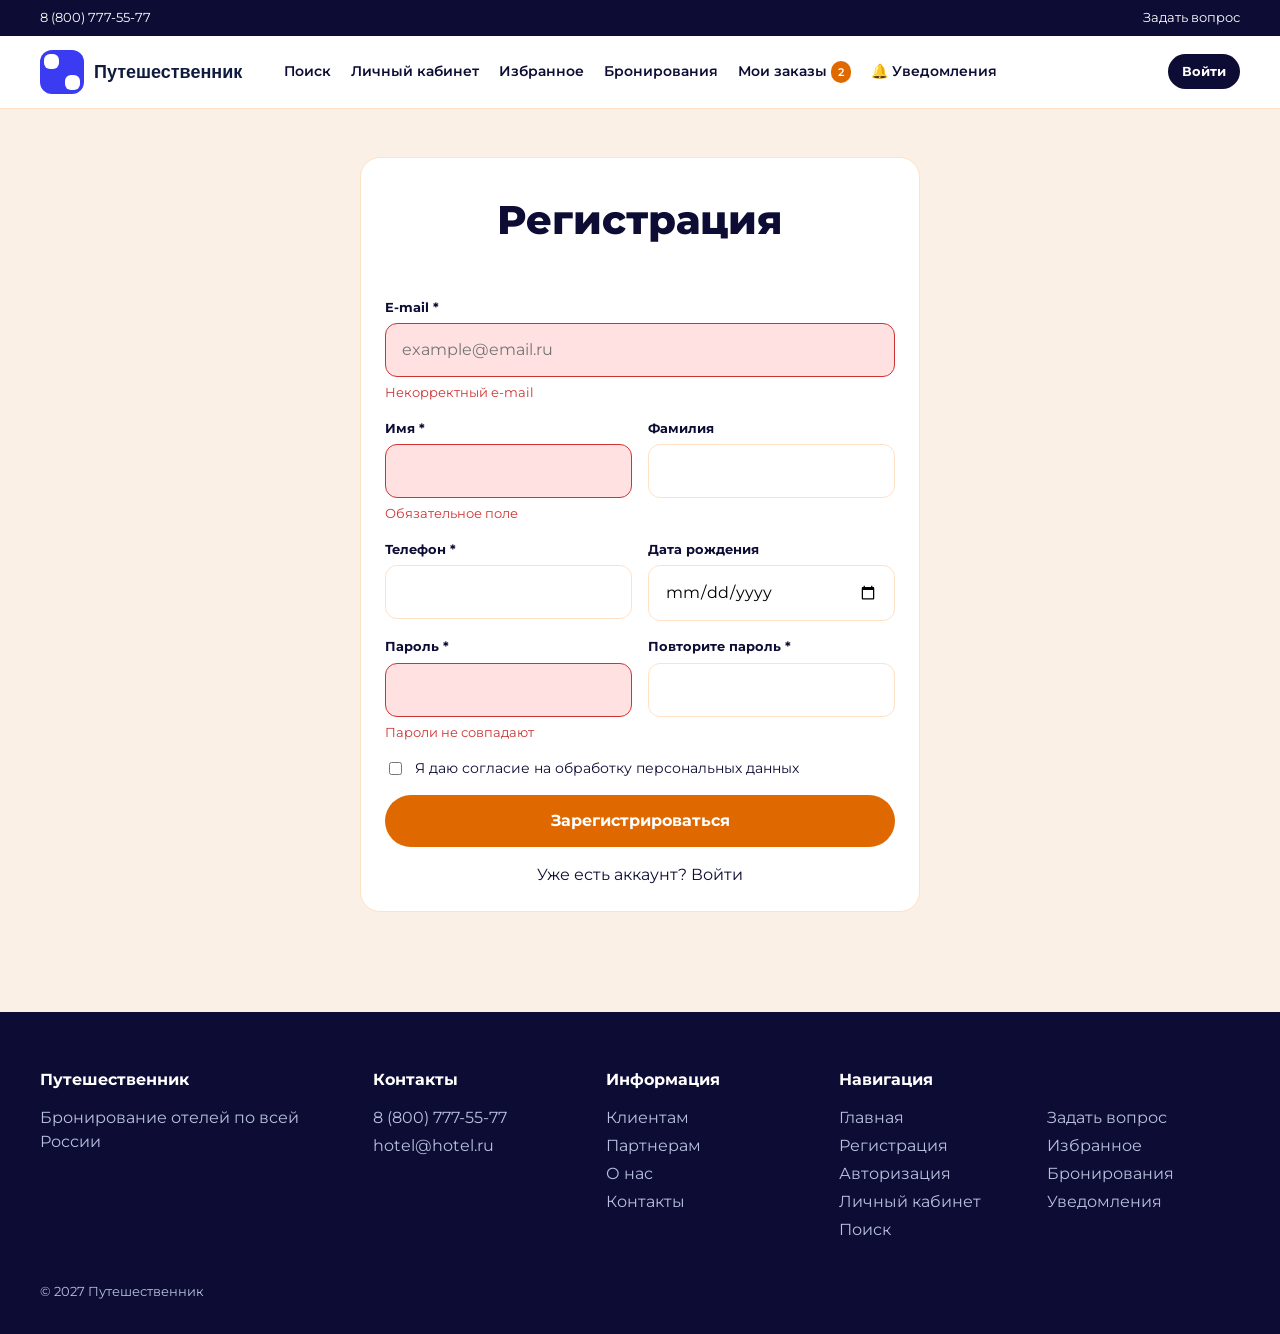
<file: register.html>
<!DOCTYPE html>
<html lang="ru">

<head>
    <meta charset="UTF-8">
    <meta name="viewport" content="width=device-width, initial-scale=1.0">
    <title>Путешественник - Регистрация</title>
    <link rel="stylesheet" href="./assets/css/style.css">
</head>

<body>
    <header class="header">
        <div class="header__top">
            <div class="container">
                <a href="tel:88007775577">8 (800) 777-55-77</a>
                <a href="mailto:hotel@hotel.ru">Задать вопрос</a>
            </div>
        </div>
        <div class="container header__main">
            <a href="index.html" class="logo"><img src="./assets/img/logo.svg" alt="Путешественник"></a>
            <input type="checkbox" id="menu">
            <label for="menu" class="burger">☰</label>
            <nav class="nav">
                <a href="search.html">Поиск</a>
                <a href="profile.html">Личный кабинет</a>
                <a href="profile.html#favorites">Избранное</a>
                <a href="profile.html#bookings">Бронирования</a>
                <a href="profile.html#bookings">Мои заказы <span class="count">2</span></a>
                <a href="profile.html#notifications"><span class="bell">🔔</span> Уведомления</a>
            </nav>
            <a href="login.html" class="btn btn--dark btn--sm">Войти</a>
        </div>
    </header>
    <main class="container">
        <form action="#" class="card form narrow">
            <h1 class="title">Регистрация</h1>
            <div class="field error">
                <label for="email">E-mail *</label>
                <input class="input" type="email" name="email" id="email" placeholder="example@email.ru">
                <p class="error-text">Некорректный e-mail</p>
            </div>
            <div class="form__row">
                <div class="field error">
                    <label for="name">Имя *</label>
                    <input class="input" type="text" name="name" id="name">
                    <p class="error-text">Обязательное поле</p>
                </div>
                <div class="field">
                    <label for="surname">Фамилия</label>
                    <input class="input" type="text" name="surname" id="surname">
                </div>
            </div>
            <div class="form__row">
                <div class="field">
                    <label for="phone">Телефон *</label>
                    <input class="input" type="tel" name="phone" id="phone">
                </div>
                <div class="field">
                    <label for="birth_date">Дата рождения</label>
                    <input class="input" type="date" name="birth_date" id="birth_date">
                </div>
            </div>
            <div class="form__row">
                <div class="field error">
                    <label for="password">Пароль *</label>
                    <input class="input" type="password" name="password" id="password">
                    <p class="error-text">Пароли не совпадают</p>
                </div>
                <div class="field">
                    <label for="rep-password">Повторите пароль *</label>
                    <input class="input" type="password" name="rep-password" id="rep-password">
                </div>
            </div>
            <label for="sogl" class="check"><input type="checkbox"  id="sogl"> Я даю согласие на обработку
                персональных данных</label>
            <button type="submit" class="btn">Зарегистрироваться</button>
            <a href="login.html">Уже есть аккаунт? Войти</a>
        </form>
    </main>
    <footer class="footer">
        <div class="container footer__grid">

            <div>
                <h3>Путешественник</h3>
                <p>Бронирование отелей по всей России</p>
            </div>

            <ul id="contacts">
                <h3>Контакты</h3>
                <li> <a href="tel:88007775577">8 (800) 777-55-77</a></li>
                <li> <a href="mailto:hotel@hotel.ru">hotel@hotel.ru</a></li>
            </ul>
            <ul>
                    <li>
                    <h3>Информация</h3>
                </li>
                <li><a href="search.html">Клиентам</a></li>
                <li><a href="add.html">Партнерам</a></li>
                <li><a href="index.html#about">О нас</a></li>
                <li><a href="#contacts">Контакты</a></li>
            </ul>
            <nav>
                <h3>Навигация</h3>
                <ul class="footer__nav">
                    <li><a href="index.html">Главная</a></li>
                    <li><a href="register.html">Регистрация</a></li>
                    <li><a href="login.html">Авторизация</a></li>
                    <li><a href="profile.html">Личный кабинет</a></li>
                    <li><a href="search.html">Поиск</a></li>
                    <li><a href="mailto:hotel@hotel.ru">Задать вопрос</a></li>

                    <li><a href="profile.html#favorites">Избранное</a></li>
                    <li><a href="profile.html#bookings">Бронирования</a></li>
                    <li><a href="profile.html#notificatons">Уведомления</a></li>
                </ul>
            </nav>
        </div>
        <p class="container copy">© 2027 Путешественник</p>
    </footer>
</body>

</html>
</file>
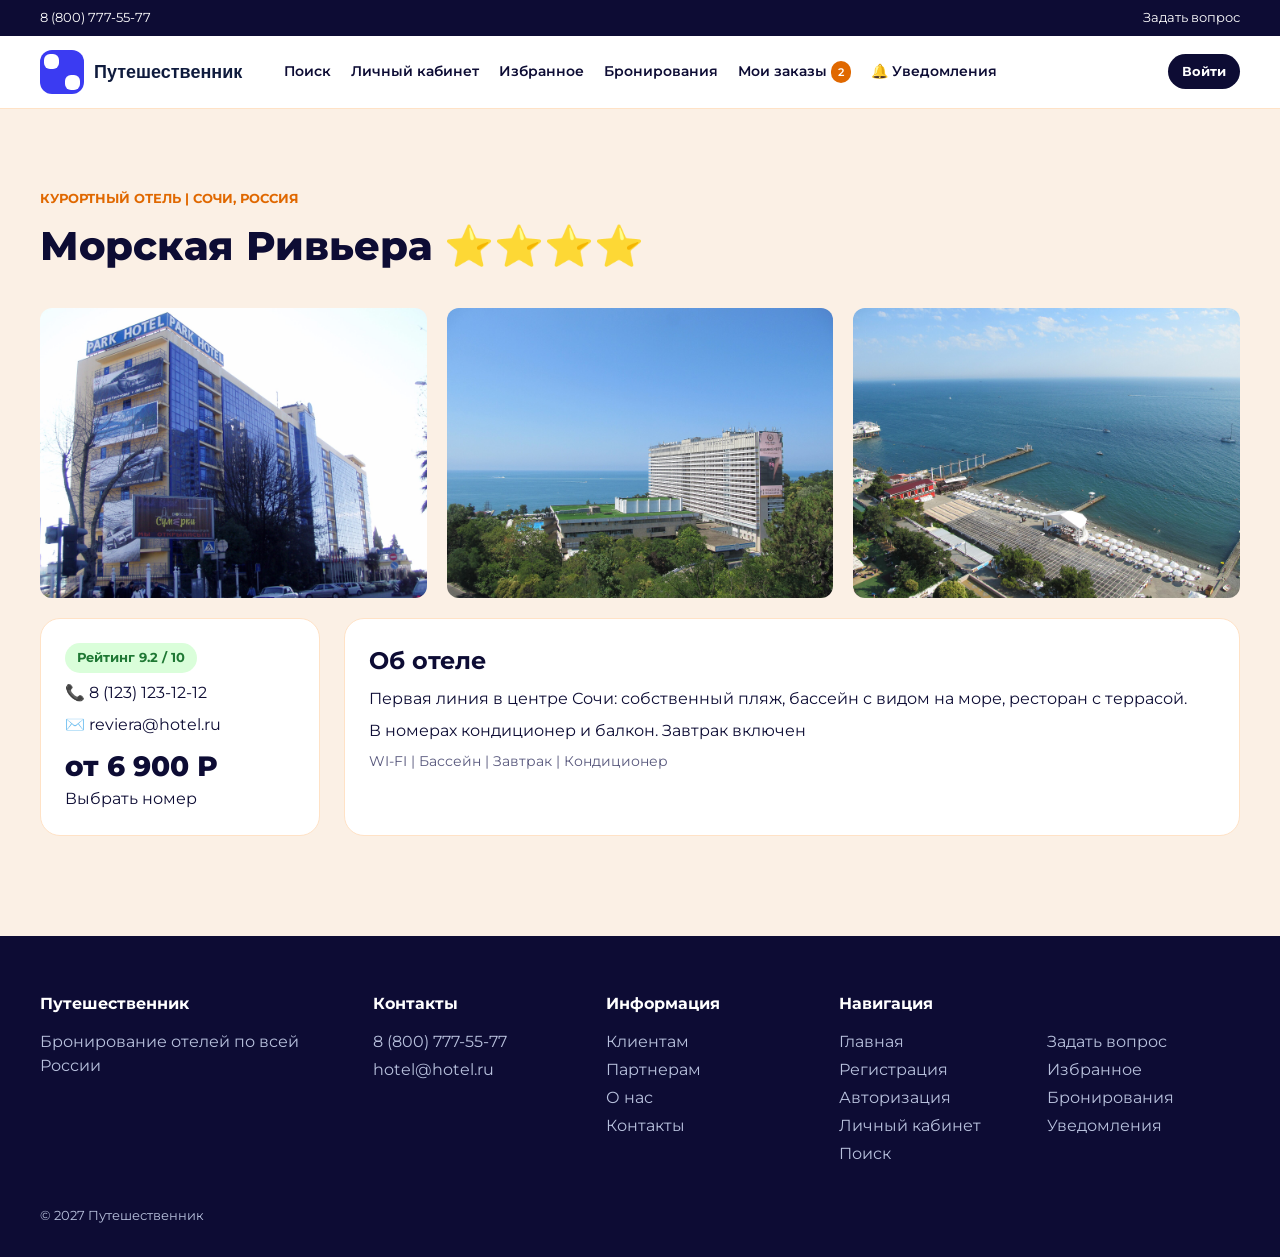
<file: result.html>
<!DOCTYPE html>
<html lang="ru">

<head>
    <meta charset="UTF-8">
    <meta name="viewport" content="width=device-width, initial-scale=1.0">
    <title>Путешественник - Отель</title>
    <link rel="stylesheet" href="./assets/css/style.css">
</head>

<body>
    <header class="header">
        <div class="header__top">
            <div class="container">
                <a href="tel:88007775577">8 (800) 777-55-77</a>
                <a href="mailto:hotel@hotel.ru">Задать вопрос</a>
            </div>
        </div>
        <div class="container header__main">
            <a href="index.html" class="logo"><img src="./assets/img/logo.svg" alt="Путешественник"></a>
            <input type="checkbox" id="menu">
            <label for="menu" class="burger">☰</label>
            <nav class="nav">
                <a href="search.html">Поиск</a>
                <a href="profile.html">Личный кабинет</a>
                <a href="profile.html#favorites">Избранное</a>
                <a href="profile.html#bookings">Бронирования</a>
                <a href="profile.html#bookings">Мои заказы <span class="count">2</span></a>
                <a href="profile.html#notifications"><span class="bell">🔔</span> Уведомления</a>
            </nav>
            <a href="login.html" class="btn btn--dark btn--sm">Войти</a>
        </div>
    </header>
    <main class="container">
        <section class="section">
            <p class="eyebrow">Курортный отель | Сочи, Россия</p>
            <h1 class="title">Морская Ривьера <span class="stars">⭐️⭐️⭐️⭐️</span></h1>
            <div class="gallary">
                <img src="assets/img/hotel-sochi-1.jpg" alt="Отель в Сочи" class="photo">
                <img src="assets/img/hotel-sochi-2.jpg" alt="Отель в Сочи" class="photo">
                <img src="assets/img/hotel-sochi-beach.jpg" alt="Отель в Сочи" class="photo">
            </div>
        </section>
        <section class="section layout">
            <div class="card stack">
                <span class="badge badge--ok">Рейтинг 9.2 / 10</span>
                <p>📞 8 (123) 123-12-12</p>
                <p>✉️ reviera@hotel.ru</p>
                <p class="big">от 6 900 Р</p>
                <a href="#">Выбрать номер</a>
            </div>
            <div class="card stack description">
                <h2>Об отеле</h2>
                <p>Первая линия в центре Сочи: собственный пляж, бассейн с видом на море, ресторан с террасой.</p>
                <p>В номерах кондиционер и балкон. Завтрак включен</p>
                <p class="muted">WI-FI | Бассейн | Завтрак | Кондиционер</p>
            </div>
        </section>
    </main>
    <footer class="footer">
        <div class="container footer__grid">

            <div>
                <h3>Путешественник</h3>
                <p>Бронирование отелей по всей России</p>
            </div>

            <ul id="contacts">
                <h3>Контакты</h3>
                <li> <a href="tel:88007775577">8 (800) 777-55-77</a></li>
           <li> <a href="mailto:hotel@hotel.ru">hotel@hotel.ru</a></li>
            </ul>
            <ul>
                    <li>
                    <h3>Информация</h3>
                </li>
                <li><a href="search.html">Клиентам</a></li>
                <li><a href="add.html">Партнерам</a></li>
                <li><a href="index.html#about">О нас</a></li>
                <li><a href="#contacts">Контакты</a></li>
            </ul>
            <nav>
                <h3>Навигация</h3>
                <ul class="footer__nav">
                    <li><a href="index.html">Главная</a></li>
                    <li><a href="register.html">Регистрация</a></li>
                    <li><a href="login.html">Авторизация</a></li>
                    <li><a href="profile.html">Личный кабинет</a></li>
                    <li><a href="search.html">Поиск</a></li>
                    <li><a href="mailto:hotel@hotel.ru">Задать вопрос</a></li>

                    <li><a href="profile.html#favorites">Избранное</a></li>
                    <li><a href="profile.html#bookings">Бронирования</a></li>
                    <li><a href="profile.html#notificatons">Уведомления</a></li>
                </ul>
            </nav>
        </div>
        <p class="container copy">© 2027 Путешественник</p>
    </footer>
</body>

</html>
</file>
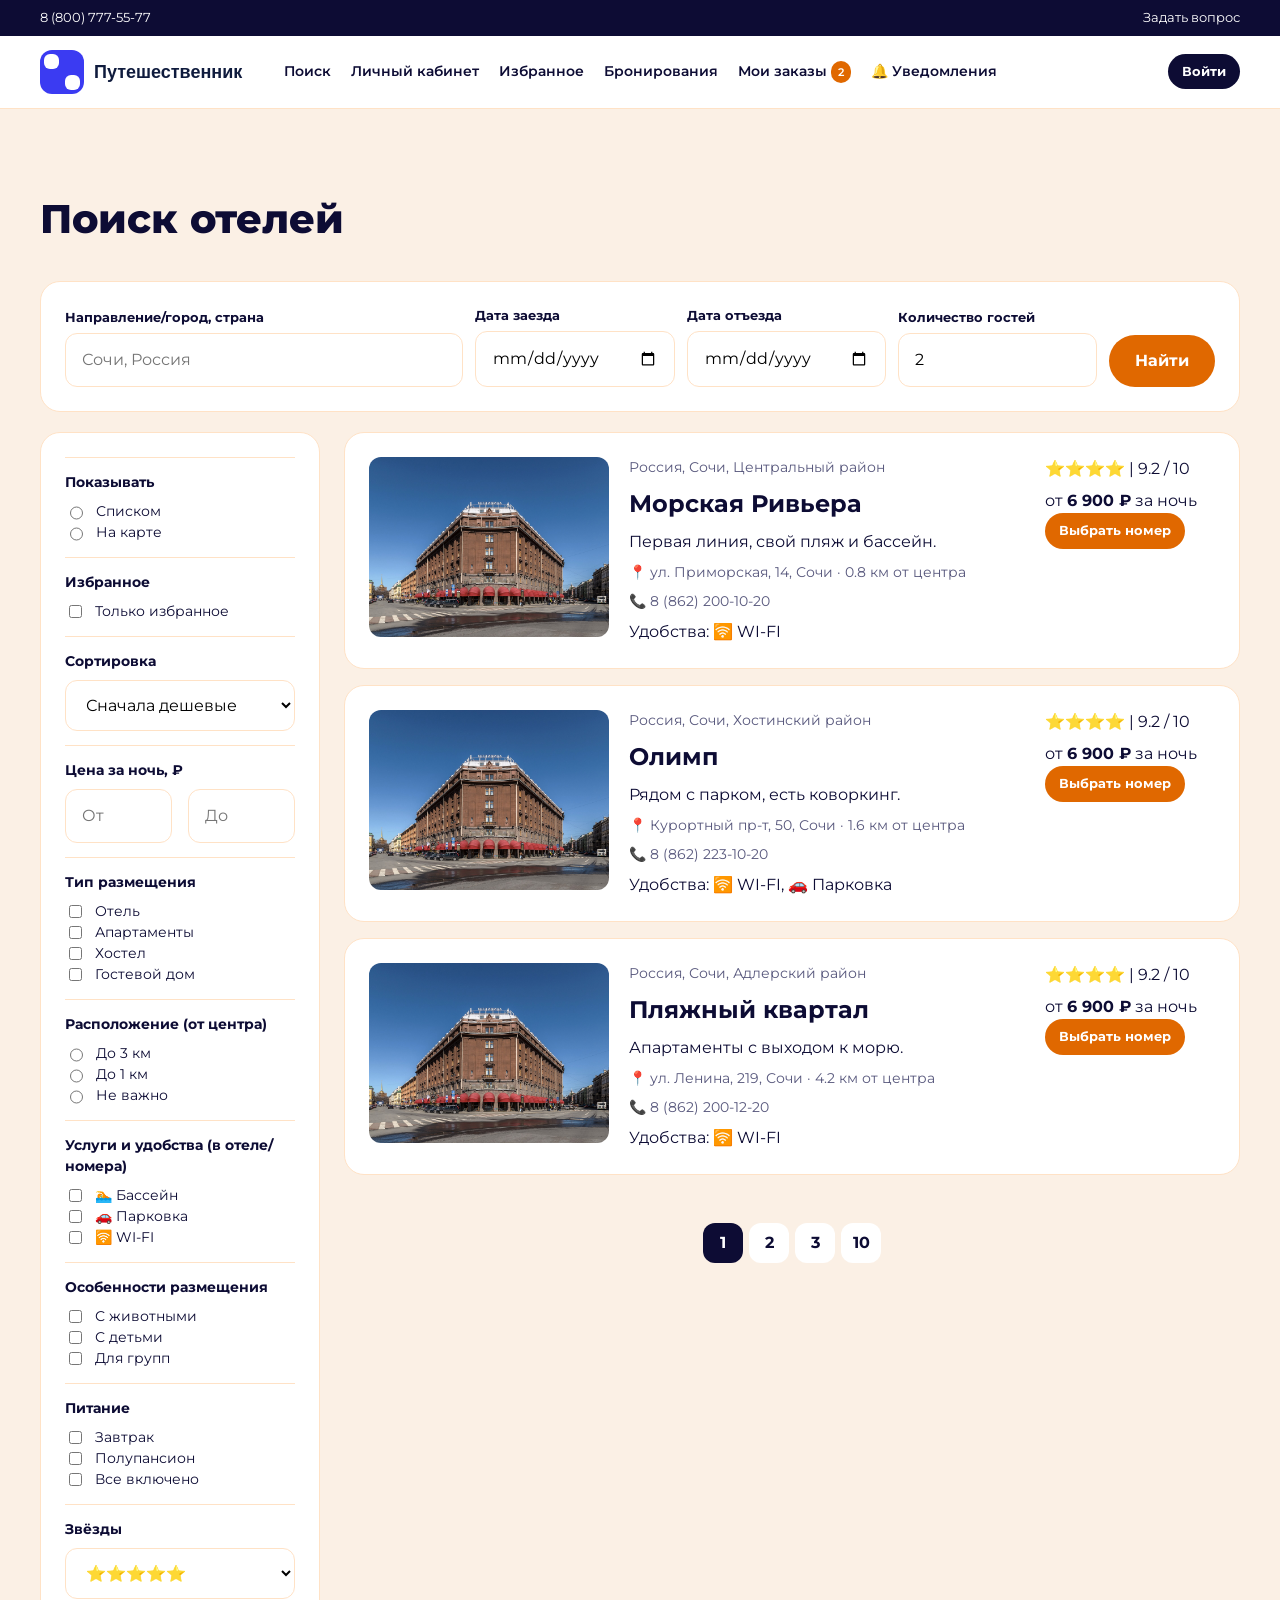
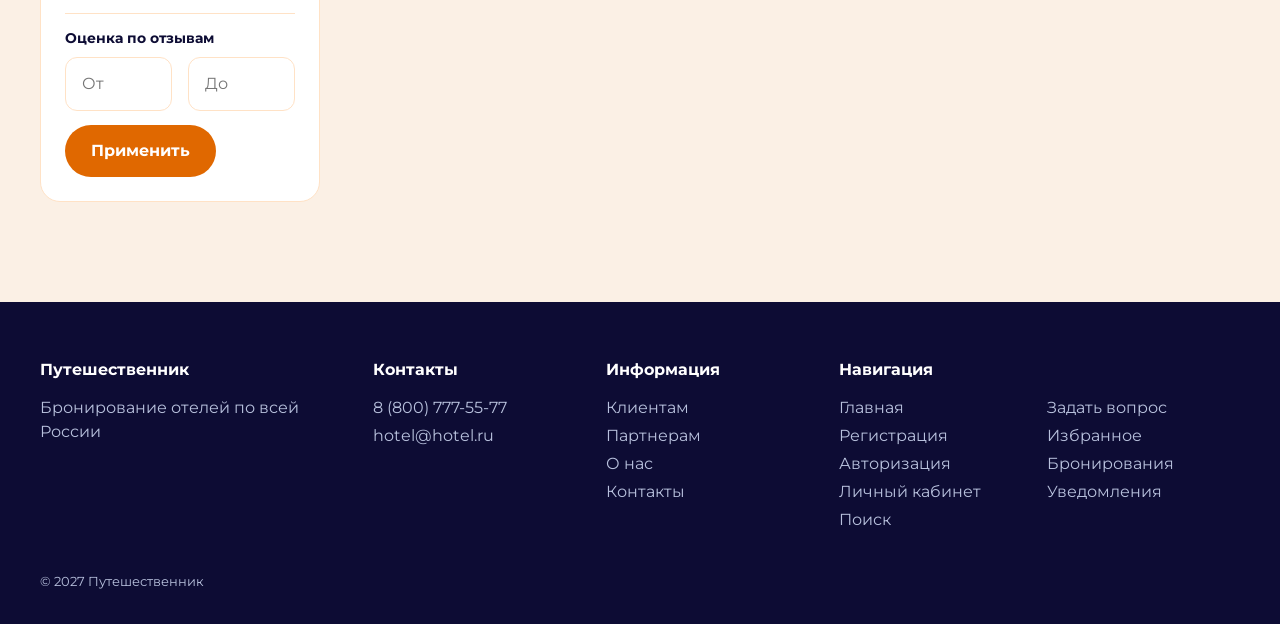
<file: search.html>
<!DOCTYPE html>
<html lang="ru">

<head>
    <meta charset="UTF-8">
    <meta name="viewport" content="width=device-width, initial-scale=1.0">
    <title>Путешественник - Поиск</title>
    <link rel="stylesheet" href="./assets/css/style.css">
</head>

<body>
    <header class="header">
        <div class="header__top">
            <div class="container">
                <a href="tel:88007775577">8 (800) 777-55-77</a>
                <a href="mailto:hotel@hotel.ru">Задать вопрос</a>
            </div>
        </div>
        <div class="container header__main">
            <a href="index.html" class="logo"><img src="./assets/img/logo.svg" alt="Путешественник"></a>
            <input type="checkbox" id="menu">
            <label for="menu" class="burger">☰</label>
            <nav class="nav">
                <a href="search.html">Поиск</a>
                <a href="profile.html">Личный кабинет</a>
                <a href="profile.html#favorites">Избранное</a>
                <a href="profile.html#bookings">Бронирования</a>
                <a href="profile.html#bookings">Мои заказы <span class="count">2</span></a>
                <a href="profile.html#notifications"><span class="bell">🔔</span> Уведомления</a>
            </nav>
            <a href="login.html" class="btn btn--dark btn--sm">Войти</a>
        </div>
    </header>
    <main class="container">
        <section class="section">
            <h1 class="title">Поиск отелей</h1>
            <form action="search.html" class="card search-form">
                <div class="field">
                    <label for="place">Направление/город, страна</label>
                    <input type="text" id="place" class="input" placeholder="Сочи, Россия">
                </div>
                <div class="field">
                    <label for="date-in">Дата заезда</label>
                    <input type="date" id="date-in" class="input">
                </div>
                <div class="field">
                    <label for="date-out">Дата отъезда</label>
                    <input type="date" id="date-out" class="input">
                </div>
                <div class="field">
                    <label for="guest-count">Количество гостей</label>
                    <input type="number" id="guest-count" class="input" min="1" value="2"">
                </div>
                <button type=" submit" class="btn">Найти</button>
            </form>
        </section>

        <section class="layout">
            <form action="#" class="card">
                <div class="filter">
                    <h3>Показывать</h3>
                    <label class="check"><input type="radio" name="view" >Списком</label>
                    <label class="check"><input type="radio" name="view" >На карте</label>
                </div>
                <div class="filter">
                    <h3>Избранное</h3>
                    <label class="check"><input type="checkbox" name="f"> Только избранное</label>
                </div>
                <div class="filter">
                    <h3>Сортировка</h3>
                    <select   class="input">
                        <option value="Сначала дешевые">Сначала дешевые</option>
                        <option value="Сначала дорогие">Сначала дорогие</option>
                        <option value="По рейтингу">По рейтингу</option>
                    </select>
                </div>
                <div class="filter">
                    <h3>Цена за ночь, ₽</h3>
                    <div class="form__row">
                        <input type="number" class="input" placeholder="От" aria-label="Цена от">
                        <input type="number" class="input" placeholder="До" aria-label="Цена до">
                    </div>
                </div>
                <div class="filter">
                    <h3>Тип размещения</h3>
                    <label class="check"><input type="checkbox" name="r">Отель</label>
                    <label class="check"><input type="checkbox" name="r">Апартаменты</label>
                    <label class="check"><input type="checkbox" name="r">Хостел</label>
                    <label class="check"><input type="checkbox" name="r">Гостевой дом</label>
                </div>
                <div class="filter">
                    <h3>Расположение (от центра)</h3>
                    <label class="check"><input type="radio" name="rasp">До 3 км</label>
                    <label class="check"><input type="radio" name="rasp">До 1 км</label>
                    <label class="check"><input type="radio" name="rasp">Не важно</label>
                </div>
                <div class="filter">
                    <h3>Услуги и удобства (в отеле/номера)</h3>
                    <label class="check"><input type="checkbox" name="rasp">🏊 Бассейн</label>
                    <label class="check"><input type="checkbox" name="rasp">🚗 Парковка</label>
                    <label class="check"><input type="checkbox" name="rasp">🛜 WI-FI</label>
                </div>
                <div class="filter">
                    <h3>Особенности размещения</h3>
                    <label class="check"><input type="checkbox" name="osob">С животными</label>
                    <label class="check"><input type="checkbox" name="osob">С детьми</label>
                    <label class="check"><input type="checkbox" name="osob">Для групп</label>
                </div>
                <div class="filter">
                    <h3>Питание</h3>
                    <label class="check"><input type="checkbox" name="pit">Завтрак </label>
                    <label class="check"><input type="checkbox" name="pit">Полупансион</label>
                    <label class="check"><input type="checkbox" name="pit">Все включено</label>
                </div>
                <div class="filter">
                    <h3>Звёзды</h3>
                    <select class="input"  >
                        <option value="⭐️⭐️⭐️⭐️⭐️">⭐️⭐️⭐️⭐️⭐️</option>
                        <option value="⭐️⭐️⭐️⭐️">⭐️⭐️⭐️⭐️</option>
                        <option value="⭐️⭐️⭐️">⭐️⭐️⭐️</option>
                        <option value="⭐️⭐️">⭐️⭐️</option>
                        <option value="⭐️">⭐️</option>
                    </select>
                </div>
                <div class="filter">
                    <h3>Оценка по отзывам</h3>
                    <div class="form__row">
                        <input type="number" class="input" placeholder="От" aria-label="От">
                        <input type="number" class="input" placeholder="До" aria-label="До">
                    </div>
                </div>
                <button type=" submit" class="btn">Применить</button>
            </form>
            <div class="form">
                <article class="card booking result">
                    <img src="assets/img/hotel-spb.jpg" alt="Отель в Санкт-Петербурге" class="photo">
                    <div class="stack">
                        <p class="muted">Россия, Сочи, Центральный район</p>
                        <h2>Морская Ривьера<span class="stars"></span></h2>
                        <p>Первая линия, свой пляж и бассейн.</p>
                        <p class="muted">📍 ул. Приморская, 14, Сочи · 0.8 км от центра</p>
                        <p class="muted">📞 8 (862) 200-10-20</p>
                        <p title="Удобства">Удобства: 🛜 WI-FI</p>
                    </div>
                    <div class="stack">
                        <span class="pill pill--ok">⭐️⭐️⭐️⭐️ | 9.2 / 10</span>
                        <p>от <b>6 900 ₽</b> за ночь</p>
                        <a href="result.html" class="btn btn--sm">Выбрать номер</a>
                    </div>
                </article>
                <article class="card booking result">
                    <img src="assets/img/hotel-spb.jpg" alt="Отель в Санкт-Петербурге" class="photo">
                    <div class="stack">
                        <p class="muted">Россия, Сочи, Хостинский район </p>
                        <h2>Олимп<span class="stars"></span></h2>
                        <p>Рядом с парком, есть коворкинг.</p>
                        <p class="muted">📍 Курортный пр-т, 50, Сочи · 1.6 км от центра</p>
                        <p class="muted">📞 8 (862) 223-10-20</p>
                        <p title="Удобства">Удобства: 🛜 WI-FI, 🚗 Парковка</p>
                    </div>
                    <div class="stack">
                        <span class="pill pill--ok">⭐️⭐️⭐️⭐️ | 9.2 / 10</span>
                        <p>от <b>6 900 ₽</b> за ночь</p>
                        <a href="result.html" class="btn btn--sm">Выбрать номер</a>
                    </div>
                </article>
                <article class="card booking result">
                    <img src="assets/img/hotel-spb.jpg" alt="Отель в Санкт-Петербурге" class="photo">
                    <div class="stack">
                        <p class="muted">Россия, Сочи, Адлерский район</p>
                        <h2>Пляжный квартал<span class="stars"></span></h2>
                        <p>Апартаменты с выходом к морю.</p>
                        <p class="muted">📍 ул. Ленина, 219, Сочи · 4.2 км от центра</p>
                        <p class="muted">📞 8 (862) 200-12-20</p>
                        <p title="Удобства">Удобства: 🛜 WI-FI</p>
                    </div>
                    <div class="stack">
                        <span class="pill pill--ok">⭐️⭐️⭐️⭐️ | 9.2 / 10</span>
                        <p>от <b>6 900 ₽</b> за ночь</p>
                        <a href="result.html" class="btn btn--sm">Выбрать номер</a>
                    </div>
                </article>

                <nav class="pages">
                    <a href="#" class="active">1</a>
                    <a href="#" class="">2</a>
                    <a href="#" class="">3</a>
                    <a href="#" class="">10</a>
                </nav>
            </div>
        </section>
    </main>
    <footer class="footer">
        <div class="container footer__grid">

            <div>
                <h3>Путешественник</h3>
                <p>Бронирование отелей по всей России</p>
            </div>

            <ul id="contacts">
                <h3>Контакты</h3>
                <li> <a href="tel:88007775577">8 (800) 777-55-77</a></li>
           <li> <a href="mailto:hotel@hotel.ru">hotel@hotel.ru</a></li>
            </ul>
            <ul>
                    <li>
                    <h3>Информация</h3>
                </li>
                <li><a href="search.html">Клиентам</a></li>
                <li><a href="add.html">Партнерам</a></li>
                <li><a href="index.html#about">О нас</a></li>
                <li><a href="#contacts">Контакты</a></li>
            </ul>
            <nav>
                <h3>Навигация</h3>
                <ul class="footer__nav">
                    <li><a href="index.html">Главная</a></li>
                    <li><a href="register.html">Регистрация</a></li>
                    <li><a href="login.html">Авторизация</a></li>
                    <li><a href="profile.html">Личный кабинет</a></li>
                    <li><a href="search.html">Поиск</a></li>
                    <li><a href="mailto:hotel@hotel.ru">Задать вопрос</a></li>

                    <li><a href="profile.html#favorites">Избранное</a></li>
                    <li><a href="profile.html#bookings">Бронирования</a></li>
                    <li><a href="profile.html#notificatons">Уведомления</a></li>
                </ul>
            </nav>
        </div>
        <p class="container copy">© 2027 Путешественник</p>
    </footer>
</body>

</html>
</file>
<file: assets/css/style.css>
/* 1 Шрифт */
@font-face {
    font-family: "Montserrat";
    src: url(../fonts/Montserrat/Montserrat[wght].ttf) format('truetype');
}

/* 2Переменные */

:root {
    --ink: rgb(13, 12, 52);
    --blue: rgb(59, 59, 242);
    --accent: rgb(224, 104, 0);
    --bg: rgb(251, 240, 229);
    --muted: rgb(88, 88, 125);
    --line: rgb(255, 226, 198);
    --ok: rgb(31, 120, 52);
    --ok-muted: rgb(218, 254, 218);
    --wait: rgb(223, 163, 58);
    --wait-muted: rgb(255, 240, 213);
    --error: rgb(207, 52, 52);
    --error-muted: rgb(255, 225, 225);
    --radius-sm: 12px;
    --radius: 20px;
    --shadow: 0 16px 40px -16px rgba(15, 27, 61, .3);
}

/* 3 Сброс */

* {
    box-sizing: border-box;
}

body {
    margin: 0;
    font-family: 'Montserrat', Arial, sans-serif;
    line-height: 1.5;
    color: var(--ink);
    background: var(--bg);
    display: grid;
    grid-template-rows: auto 1fr auto;
    min-height: 100vh;
}

h1,
h2,
h3,
p,
ul {
    margin: 0;
    padding: 0;
}

ul {
    list-style: none;
}

a {
    color: inherit;
    text-decoration: none;
}

img {
    display: block;
    max-width: 100%;
}

body>* {
    min-width: 0;
}

input,
select,
textarea,
button {
    font: inherit;
}

textarea {
    resize: vertical;
}

button {
    border: none;
}

/* Общие блоки */

.container {
    max-width: 1240px;
    width: 100%;
    margin: 0 auto;
    padding: 0 20px;
}

.section {
    margin-top: 80px;
}

.eyebrow {
    color: var(--accent);
    font-size: 13px;
    text-transform: uppercase;
    font-weight: 700;
}

.title {
    margin: 8px 0 32px;
    font-size: 40px;
    font-weight: 800;
}

.muted {
    color: var(--muted);
    font-size: 14px;
}

.card {
    background: #fff;
    padding: 24px;
    border-radius: var(--radius);
    border: 1px solid var(--line);
}

.grid {
    display: grid;
    grid-template-columns: repeat(auto-fill, minmax(300px, 1fr));
    gap: 24px;
}

.row {
    display: flex;
    align-items: center;
    gap: 12px;
    flex-wrap: wrap;
}

.row .input {
    flex: 1;
    width: auto;
}

.stack>*+* {
    padding-top: 8px;
}

.photo {
    width: 100%;
    aspect-ratio: 4 /3;
    object-fit: cover;
    border-radius: var(--radius-sm);
}

/* Кнопки */

.btn {
    display: inline-block;
    background: var(--accent);
    color: #fff;
    padding: 14px 26px;
    border-radius: 999px;
    font-weight: 700;
    cursor: pointer;
    font-weight: 700;
    transition: transform .2s;
    text-align: center;

    &:hover {
        transform: translateY(-2px);
    }
}

.btn--dark {
    background: var(--ink);
}

.btn--light {
    background: #fff;
    color: var(--ink);
    border: 1px solid var(--ink);
}

.btn--no {
    background-color: var(--error-muted);
    color: var(--error);
    border: 1px solid var(--error);
}

.btn--sm {
    padding: 8px 14px;
    font-size: 13px;
}

/* Бейджы: статус цены и тд */

.badge {
    display: inline-block;
    background-color: #fff;
    color: var(--ink);
    border-radius: 999px;
    padding: 5px 12px;
    font-size: 13px;
    font-weight: 700;
}

.badge--ok {
    background: var(--ok-muted);
    color: var(--ok);
}

.badge--wait {
    background: var(--wait-muted);
    color: var(--wait);
}

.badge--no {
    background: var(--error-muted);
    color: var(--error);
}

.stars {
    color: var(--accent);
}

/* Формы */

.form {
    display: grid;
    gap: 16px;

}

.form__row {
    display: grid;
    gap: 16px;
    grid-template-columns: 1fr 1fr;
    align-items: start;
}

.field {
    display: grid;
    gap: 6px;
    align-items: start;
}

.field>label {
    font-size: 13px;
    font-weight: 700;
}

.input {
    width: 100%;
    padding: 14px 16px;
    border-radius: var(--radius-sm);
    border: 1.5px solid var(--line);
    background: #fff;

    &:focus {
        outline: none;
        border-color: var(--blue);
    }

}

.error .input {
    border-color: var(--error);
    background-color: var(--error-muted);
}

.error-text {
    color: var(--error);
    font-size: 13px;
}

.check {
    display: flex;
    gap: 10px;
    font-size: 14px;
}

/* 5 ШАпка */

.header {
    position: sticky;
    top: 0;
    left: 0;
    z-index: 10;
    background-color: #fff;
    border-bottom: 1px solid var(--line);
}

.header__top {
    background: var(--ink);
    color: #fff;
    font-size: 13px
}

.header__top .container {
    display: flex;
    justify-content: space-between;
    align-items: center;
    padding-top: 8px;
    padding-bottom: 8px;
}

.header__main {
    display: flex;
    gap: 24px;
    align-items: center;
    min-height: 72px;
}

.nav {
    display: flex;
    gap: 20px;
    margin-right: auto;
    font-size: 14px;
    font-weight: 600;
}

.nav a:hover {
    color: var(--blue);
}

.count {
    padding: 4px 7px;
    border-radius: 999px;
    background: var(--accent);
    color: #fff;
    font-size: 11px;
}

.bell {
    display: inline-block;
    animation: bell 3s infinite;
}

#menu,
.burger {
    display: none;
}

/* 6 Подвал */

.footer {
    margin-top: 100px;
    padding: 56px 0 32px;
    background: var(--ink);
    color: #B8C1DD;
}

.footer__grid {
    display: grid;
    grid-template-columns: 1.5fr 1fr 1fr 2fr;
    gap: 32px;
}

.footer h3 {
    margin-bottom: 14px;
    font-size: 16px;
    color: #fff;
}

.footer li {
    margin-bottom: 4px;
}

.footer a:hover {
    color: white;
}

.footer__nav {
    columns: 2
}

.copy {
    margin-top: 40px;
    font-size: 13px;
}

/* 7 Главная */

.hero {
    position: relative;
    margin-top: 24px;
}

/* Слайдер: листается свайпом */

.slider {
    display: flex;
    overflow-x: auto;
    scroll-snap-type: x mandatory;
    scrollbar-width: none;
    border-radius: 32px;
}

.slide {
    position: relative;
    display: flex;
    align-items: flex-end;
    flex: 0 0 100%;
    min-height: 560px;
    color: white;
    scroll-snap-align: start;

    &::after {
        content: '';
        position: absolute;
        inset: 0;
        background: linear-gradient(transparent 30%, rgba(13, 12, 52, 0.9));
    }
}

.slide img {
    position: absolute;
    inset: 0;
    object-fit: cover;
    width: 100%;
    height: 100%;
}

.slide__text {
    position: relative;
    z-index: 1;
    max-width: 640px;
    padding: 48px 48px 90px;
}

.slide__name {
    margin: 12px 0;
    font-size: 56px;
    line-height: 1;
}

.dots {
    position: absolute;
    right: 48px;
    bottom: 58px;
    display: flex;
    gap: 6px;
}

.dots span {
    width: 10px;
    height: 10px;
    border-radius: 999px;
    background: rgba(255, 255, 255, 0.5);
}

.dots .active {
    width: 36px;
    background: var(--accent);
}

/* Быстрый поиск  */

.quick {
    position: relative;
    z-index: 2;
    display: flex;
    gap: 10px;
    max-width: 900px;
    margin: -40px auto 0;
    padding: 10px;
    background: #fff;
    border-radius: 999px;
    box-shadow: var(--shadow);
}

.quick .input {
    border: 0;
    border-radius: 999px;
    background: var(--bg);
}

/* .hints {

} */

/* Факты */

.facts {
    display: grid;
    grid-template-columns: repeat(3, 1fr);
    gap: 20px;
}

.fact__icon {
    font-size: 40px;
}

.fact__num {
    margin-top: 24px;
    font-size: 48px;
    font-weight: 800;
}

.card--orange {
    background: var(--accent);
    color: #fff;
    border: 0;
}

.card--dark {
    background: var(--ink);
    color: #fff;
    border: 0
}

/* Карточка отеля */

.hotel {
    position: relative;
    padding: 0;
    overflow: hidden;
    border-radius: 28px;
}

.hotel .photo {
    border-radius: 0;
}

.hotel>.badge {
    position: absolute;
    top: 16px;
    left: 16px;
}

.hotel__body {
    padding: 20px;
}

/* Поиск  */

.search-form {
    display: grid;
    grid-template-columns: 2fr 1fr 1fr 1fr auto;
    align-items: end;
    gap: 12px;
}


/* 8. Кабинеты и формы */
.narrow {
    max-width: 560px;
    margin: 48px auto 0;
}

.narrow a,
.narrow h1 {
    text-align: center;
}

.stats {
    display: grid;
    grid-template-columns: repeat(4, 1fr);
    gap: 20px;
}

.big {
    font-size: 28px;
    font-weight: 800;
}

.data-row {
    display: flex;
    justify-content: space-between;
    align-items: center;
    gap: 12px;
    padding: 14px 0;
    border-bottom: 1px solid var(--line);
}

.group {
    margin-top: 24px;
    border-radius: var(--radius);
    padding: 24px;
}

.group .grid {
    grid-template-columns: 1fr 1fr;
    margin-top: 16px;
}

.group--ok {
    background: var(--ok-muted);
}

.group--wait {
    background: var(--wait-muted);
    border: 2px dashed var(--wait)
}

.booking {
    display: grid;
    grid-template-columns: 200px 1fr;
    gap: 20px;
}

.pass-check {
    display: inline-block;
    margin-left: 7px;
    font-size: 14px;
}

.pass {
    display: none;
}

#make-profile:checked~.pass {
    display: grid;
}

.order img {
    height: 100%;
}

/* 9. Поиск */
.layout {
    display: grid;
    grid-template-columns: 280px 1fr;
    align-items: start;
    gap: 24px;
    margin-top: 20px;
}

.filter {
    padding: 14px 0;
    border-top: 1px solid var(--line);
}

.filter h3 {
    margin-bottom: 8px;
    font-size: 14px;
}

.result {
    display: grid;
    grid-template-columns: 240px 1fr 170px;
    gap: 20px;
}

.pages {
    display: flex;
    justify-content: center;
    gap: 6px;
    margin-top: 32px;
}

.pages a {
    width: 40px;
    height: 40px;
    display: flex;
    align-items: center;
    justify-content: center;
    border-radius: var(--radius-sm);
    background-color: #fff;
    font-weight: 700;
}


.pages .active {
    background: var(--ink);
    color: #fff;
}

.gallary {
    display: grid;
    grid-template-columns: repeat(3, 1fr);
    gap: 20px;
}

.card.description {
    height: 100%;
}

/* Анимация */

@keyframes bell {

    0%,
    40%,
    100% {
        transform: rotate(0);
    }

    10% {
        transform: rotate(18deg);
    }

    20% {
        transform: rotate(-14deg);
    }

    30% {
        transform: rotate(8deg);
    }
}

/* Адаптив */

@media (max-width: 900px) {
    .burger {
        display: block;
        margin-left: auto;
        font-size: 24px;
        cursor: pointer;
    }

    .header__main {
        flex-wrap: wrap;
        padding-top: 12px;
        padding-bottom: 12px;
        row-gap: 12px;
    }

    .nav {
        display: none;
        flex-direction: column;
        width: 100%;
        padding-bottom: 16px;
        border-top: 1px solid var(--line);
    }

    #menu:checked~.nav {
        display: flex;
    }

    .nav a {
        padding: 12px 0;
        border-bottom: 1px solid var(--line);
    }

    /* кнопка «Войти» прячется вместе с меню и появляется под ним */
    .header__main>.btn {
        display: none;
    }

    #menu:checked~.btn {
        display: block;
        width: 100%;
        margin-bottom: 16px;
        padding: 14px;
        font-size: 15px;
    }

    .slide {
        min-height: 460px;
    }

    .slide__name {
        font-size: 36px;
    }

    .quick,
    .search-form {
        display: grid;
        grid-template-columns: 1fr;
        border-radius: 35px;
    }

    .facts,
    .group .grid,
    .grid,
    .stats,
    .form__row,
    .layout,
    .order,
    .booking,
    .footer__grid,
    .gallary,
    .result {
        grid-template-columns: 1fr;
    }

    .title {
        font-size: 30px
    }
}

@media print {
    body {
        background: #fff;
        color: #000;
        font-family: Georgia, 'Times New Roman', Times, serif;
    }

    .header,
    .footer,
    .btn {
        display: none;
    }

    .card,
    .badge,
    .stars {
        border: 1px solid #999;
        background: #fff;
        color: #333;
    }

    .photo {
        print-color-adjust: exact;
    }
}
</file>
